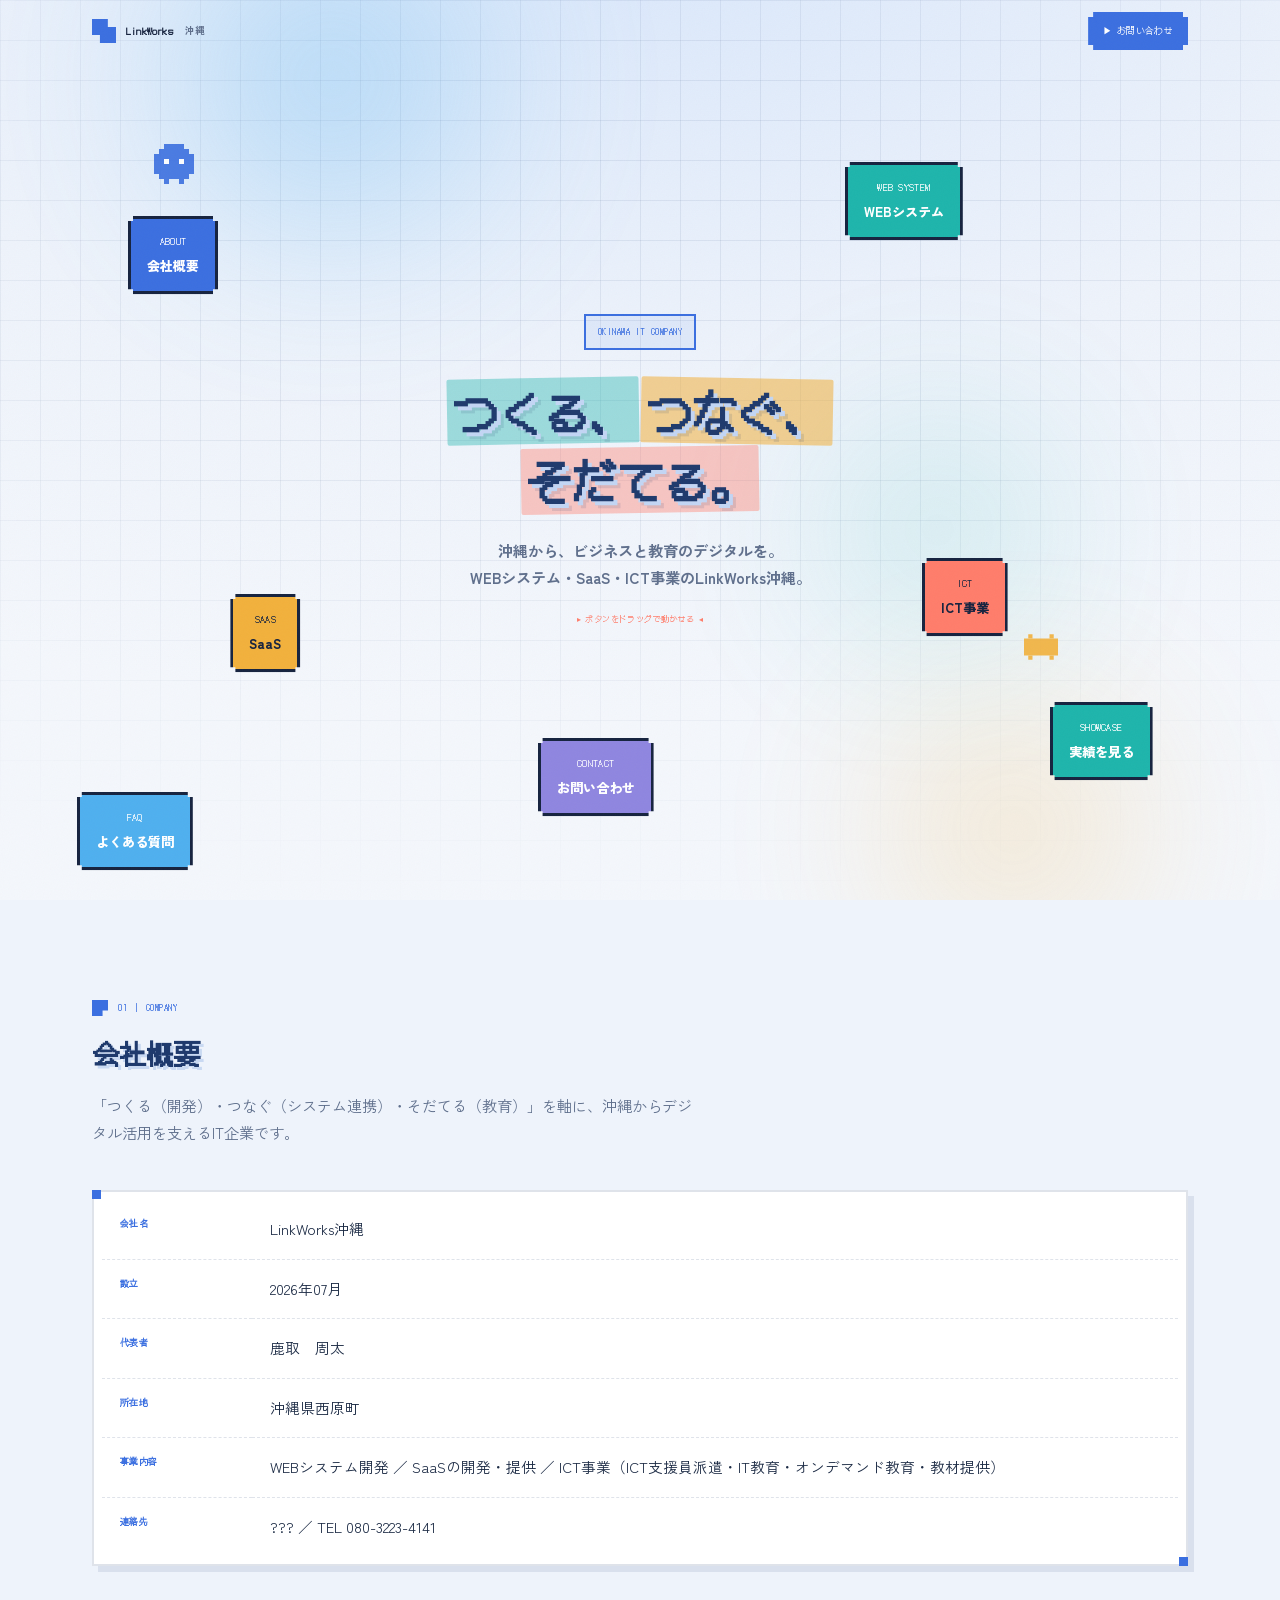
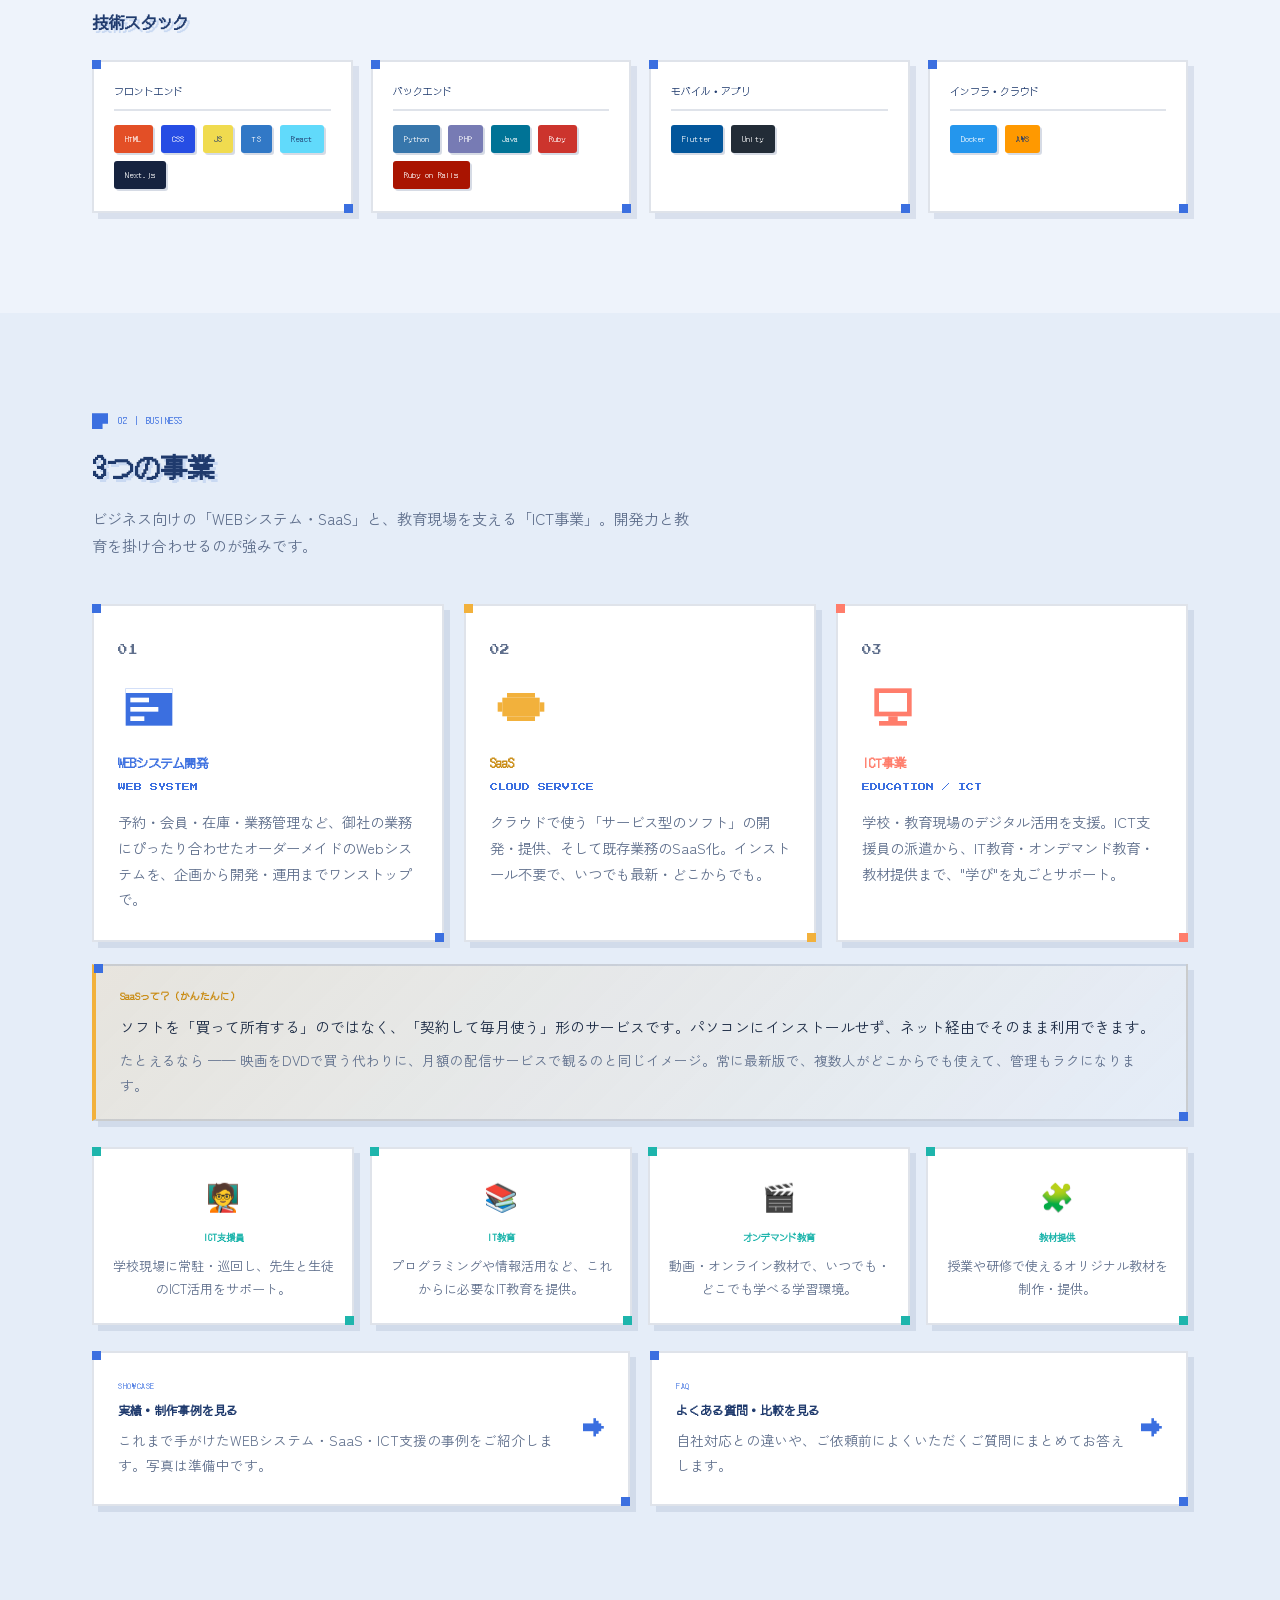
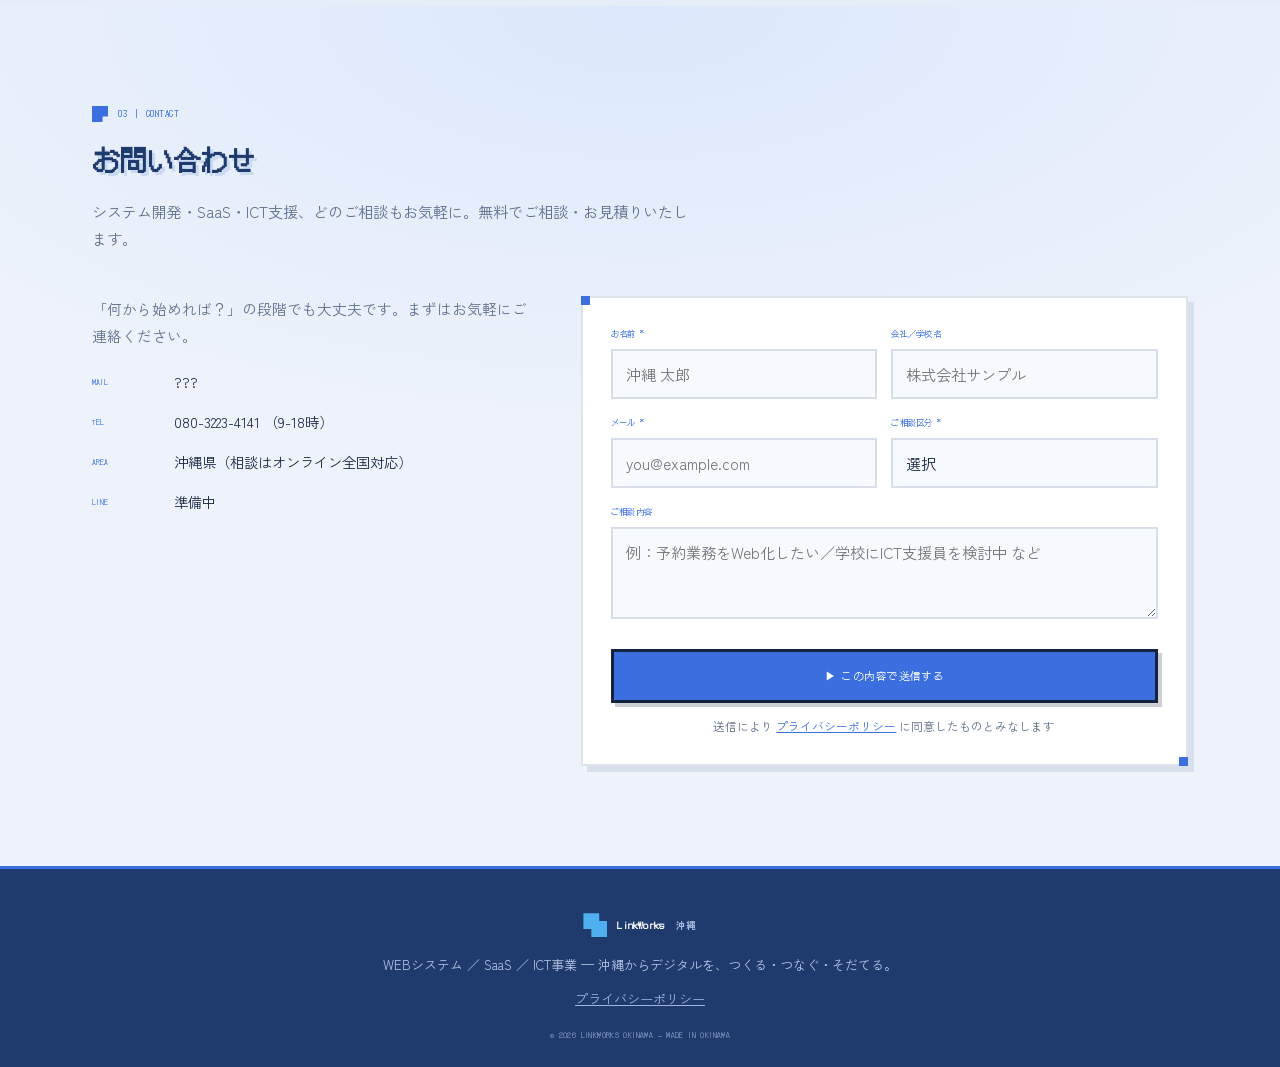
<file: index.html>
<!DOCTYPE html>
<html lang="ja">
<head>
<meta charset="UTF-8">
<meta name="viewport" content="width=device-width, initial-scale=1.0">
<title>LinkWorks沖縄 ｜ WEBシステム・SaaS・ICT</title>
<meta name="description" content="沖縄のIT企業 LinkWorks沖縄。WEBシステム開発、SaaS、ICT事業（ICT支援員・教育・オンデマンド教育・教材提供）を主軸に、ビジネスと教育のデジタルを支えます。">
<link rel="preconnect" href="https://fonts.googleapis.com">
<link rel="preconnect" href="https://fonts.gstatic.com" crossorigin>
<link href="https://fonts.googleapis.com/css2?family=DotGothic16&family=Press+Start+2P&family=Zen+Kaku+Gothic+New:wght@400;500;700;900&display=swap" rel="stylesheet">
<link rel="stylesheet" href="style.css">
</head>
<body>

<header id="hdr">
  <div class="wrap bar">
    <a href="#top" class="logo"><span class="sq"></span><b>LinkWorks</b><small>沖縄</small></a>
    <a href="#contact" class="top-cta pixel">▶ お問い合わせ</a>
  </div>
</header>

<!-- ===== STAGE ===== -->
<section class="stage" id="top">
  <div class="grid"></div>
  <div class="glow g1"></div><div class="glow g2"></div><div class="glow g3"></div>

  <svg class="sprite" style="top:16%;left:12%;width:40px;animation-delay:-1s" viewBox="0 0 8 8"><g fill="#3b6fe0"><rect x="2" y="0" width="4" height="1"/><rect x="1" y="1" width="6" height="1"/><rect x="0" y="2" width="8" height="4"/><rect x="1" y="6" width="6" height="1"/><rect x="2" y="7" width="1" height="1"/><rect x="5" y="7" width="1" height="1"/></g><g fill="#fff"><rect x="2" y="3" width="1" height="1"/><rect x="5" y="3" width="1" height="1"/></g></svg>
  <svg class="sprite" style="top:70%;left:80%;width:34px;animation-delay:-2s" viewBox="0 0 8 8"><g fill="#f2b13c"><rect x="0" y="2" width="8" height="4"/><rect x="1" y="1" width="1" height="1"/><rect x="6" y="1" width="1" height="1"/><rect x="1" y="6" width="1" height="1"/><rect x="6" y="6" width="1" height="1"/></g></svg>

  <div class="stage-inner">
    <span class="badge">OKINAWA IT COMPANY</span>
    <h1 class="htitle"><span class="hlmark m-teal">つくる、</span><span class="hlmark m-amber">つなぐ、</span><br><span class="hlmark m-coral">そだてる。</span></h1>
    <p class="hsub">沖縄から、ビジネスと教育のデジタルを。<br>WEBシステム・SaaS・ICT事業のLinkWorks沖縄。</p>
    <p class="hint">▸ ボタンをドラッグで動かせる ◂</p>
  </div>

  <button class="gbtn c-blue pixel" data-go="about">ABOUT<span class="jp">会社概要</span></button>
  <button class="gbtn c-teal pixel" data-go="web">WEB SYSTEM<span class="jp">WEBシステム</span></button>
  <button class="gbtn c-amber pixel" data-go="saas">SAAS<span class="jp">SaaS</span></button>
  <button class="gbtn c-coral pixel" data-go="ict">ICT<span class="jp">ICT事業</span></button>
  <button class="gbtn c-violet pixel" data-go="contact">CONTACT<span class="jp">お問い合わせ</span></button>
  <button class="gbtn c-teal pixel" data-go="portfolio.html">SHOWCASE<span class="jp">実績を見る</span></button>
  <button class="gbtn c-sky pixel" data-go="faq.html">FAQ<span class="jp">よくある質問</span></button>
</section>

<!-- ===== ABOUT ===== -->
<section class="blk" id="about">
  <div class="wrap">
    <div class="khead" data-rv>
      <div class="kkick">01 ｜ COMPANY</div>
      <h2>会社概要</h2>
      <p>「つくる（開発）・つなぐ（システム連携）・そだてる（教育）」を軸に、沖縄からデジタル活用を支えるIT企業です。</p>
    </div>
    <div class="panel" data-rv style="padding:8px 8px">
      <table class="profile">
        <tr><th>会社名</th><td>LinkWorks沖縄</td></tr>
        <tr><th>設立</th><td>2026年07月</td></tr>
        <tr><th>代表者</th><td>鹿取　周太</td></tr>
        <tr><th>所在地</th><td>沖縄県西原町</td></tr>
        <tr><th>事業内容</th><td>WEBシステム開発 ／ SaaSの開発・提供 ／ ICT事業（ICT支援員派遣・IT教育・オンデマンド教育・教材提供）</td></tr>
        <tr><th>連絡先</th><td>??? ／ TEL 080-3223-4141</td></tr>
      </table>
    </div>
   

    <div class="khead" data-rv style="margin-top:44px;margin-bottom:24px">
      <h2 style="font-size:1rem;color:var(--navy);font-family:var(--px);line-height:1.6">技術スタック</h2>
    </div>
    <div class="stack-grid" data-rv>
      <div class="panel stack-card">
        <div class="stack-head">フロントエンド</div>
        <div class="stack-tags">
          <span class="tag" style="background:#e34f26">HTML</span>
          <span class="tag" style="background:#264de4">CSS</span>
          <span class="tag" style="background:#f0db4f;color:#1f3a6d">JS</span>
          <span class="tag" style="background:#3178c6">TS</span>
          <span class="tag" style="background:#61dafb;color:#1f3a6d">React</span>
          <span class="tag" style="background:#16233f">Next.js</span>
        </div>
      </div>
      <div class="panel stack-card">
        <div class="stack-head">バックエンド</div>
        <div class="stack-tags">
          <span class="tag" style="background:#3776ab">Python</span>
          <span class="tag" style="background:#777bb4">PHP</span>
          <span class="tag" style="background:#007396">Java</span>
          <span class="tag" style="background:#cc342d">Ruby</span>
          <span class="tag" style="background:#a91401">Ruby on Rails</span>
        </div>
      </div>
      <div class="panel stack-card">
        <div class="stack-head">モバイル・アプリ</div>
        <div class="stack-tags">
          <span class="tag" style="background:#02569b">Flutter</span>
          <span class="tag" style="background:#222c37">Unity</span>
        </div>
      </div>
      <div class="panel stack-card">
        <div class="stack-head">インフラ・クラウド</div>
        <div class="stack-tags">
          <span class="tag" style="background:#2496ed">Docker</span>
          <span class="tag" style="background:#ff9900;color:#1f3a6d">AWS</span>
        </div>
      </div>
    </div>
  </div>
</section>

<!-- ===== BUSINESS ===== -->
<section class="blk" id="business" style="background:var(--bg2)">
  <div class="wrap">
    <div class="khead" data-rv>
      <div class="kkick">02 ｜ BUSINESS</div>
      <h2>3つの事業</h2>
      <p>ビジネス向けの「WEBシステム・SaaS」と、教育現場を支える「ICT事業」。開発力と教育を掛け合わせるのが強みです。</p>
    </div>

    <div class="pillars">
      <div class="panel pill p1" id="web" data-rv>
        <span class="no">01</span>
        <div class="ic"><svg width="56" height="56" viewBox="0 0 12 12"><g fill="#3b6fe0"><rect x="1" y="2" width="10" height="8"/></g><g fill="#fff"><rect x="1" y="2" width="10" height="1"/><rect x="2" y="4" width="4" height="1"/><rect x="2" y="6" width="6" height="1"/><rect x="2" y="8" width="3" height="1"/></g></svg></div>
        <h3>WEBシステム開発</h3>
        <div class="en-l">WEB SYSTEM</div>
        <p>予約・会員・在庫・業務管理など、御社の業務にぴったり合わせたオーダーメイドのWebシステムを、企画から開発・運用までワンストップで。</p>
      </div>

      <div class="panel pill p2" data-rv style="transition-delay:.08s">
        <span class="no">02</span>
        <div class="ic"><svg width="56" height="56" viewBox="0 0 12 12"><g fill="#f2b13c"><rect x="2" y="4" width="8" height="4"/><rect x="3" y="3" width="6" height="1"/><rect x="3" y="8" width="6" height="1"/><rect x="1" y="5" width="1" height="2"/><rect x="10" y="5" width="1" height="2"/></g></svg></div>
        <h3>SaaS</h3>
        <div class="en-l">CLOUD SERVICE</div>
        <p>クラウドで使う「サービス型のソフト」の開発・提供、そして既存業務のSaaS化。インストール不要で、いつでも最新・どこからでも。</p>
      </div>

      <div class="panel pill p3" id="ict" data-rv style="transition-delay:.16s">
        <span class="no">03</span>
        <div class="ic"><svg width="56" height="56" viewBox="0 0 12 12"><g fill="#ff7d6b"><rect x="2" y="2" width="8" height="6"/></g><g fill="#fff"><rect x="3" y="3" width="6" height="4"/></g><g fill="#ff7d6b"><rect x="5" y="8" width="2" height="1"/><rect x="3" y="9" width="6" height="1"/></g></svg></div>
        <h3>ICT事業</h3>
        <div class="en-l">EDUCATION / ICT</div>
        <p>学校・教育現場のデジタル活用を支援。ICT支援員の派遣から、IT教育・オンデマンド教育・教材提供まで、"学び"を丸ごとサポート。</p>
      </div>
    </div>

    <div class="panel saas-note" data-rv id="saas">
      <b>SaaSって？（かんたんに）</b>
      <p>ソフトを「買って所有する」のではなく、「契約して毎月使う」形のサービスです。パソコンにインストールせず、ネット経由でそのまま利用できます。</p>
      <p class="eg">たとえるなら —— 映画をDVDで買う代わりに、月額の配信サービスで観るのと同じイメージ。常に最新版で、複数人がどこからでも使えて、管理もラクになります。</p>
    </div>

    <div class="ict-grid">
      <div class="panel ict" data-rv><span class="em">🧑‍🏫</span><h4>ICT支援員</h4><p>学校現場に常駐・巡回し、先生と生徒のICT活用をサポート。</p></div>
      <div class="panel ict" data-rv style="transition-delay:.06s"><span class="em">📚</span><h4>IT教育</h4><p>プログラミングや情報活用など、これからに必要なIT教育を提供。</p></div>
      <div class="panel ict" data-rv style="transition-delay:.12s"><span class="em">🎬</span><h4>オンデマンド教育</h4><p>動画・オンライン教材で、いつでも・どこでも学べる学習環境。</p></div>
      <div class="panel ict" data-rv style="transition-delay:.18s"><span class="em">🧩</span><h4>教材提供</h4><p>授業や研修で使えるオリジナル教材を制作・提供。</p></div>
    </div>

    <div class="cta-grid">
      <!-- ===== 実績への導線 ===== -->
      <a href="portfolio.html" class="panel portfolio-cta" data-rv>
        <div class="pc-text">
          <div class="pc-kick">SHOWCASE</div>
          <h3>実績・制作事例を見る</h3>
          <p>これまで手がけたWEBシステム・SaaS・ICT支援の事例をご紹介します。写真は準備中です。</p>
        </div>
        <div class="pc-arrow">→</div>
      </a>

      <!-- ===== FAQへの導線 ===== -->
      <a href="faq.html" class="panel portfolio-cta" data-rv style="transition-delay:.08s">
        <div class="pc-text">
          <div class="pc-kick">FAQ</div>
          <h3>よくある質問・比較を見る</h3>
          <p>自社対応との違いや、ご依頼前によくいただくご質問にまとめてお答えします。</p>
        </div>
        <div class="pc-arrow">→</div>
      </a>
    </div>
  </div>
</section>

<!-- ===== CONTACT ===== -->
<section class="blk contact" id="contact">
  <div class="wrap">
    <div class="khead" data-rv>
      <div class="kkick">03 ｜ CONTACT</div>
      <h2>お問い合わせ</h2>
      <p>システム開発・SaaS・ICT支援、どのご相談もお気軽に。無料でご相談・お見積りいたします。</p>
    </div>

    <div class="cbox">
      <div class="cinfo" data-rv>
        <p>「何から始めれば？」の段階でも大丈夫です。まずはお気軽にご連絡ください。</p>
        <div class="cline"><span class="k">MAIL</span><span>???</span></div>
        <div class="cline"><span class="k">TEL</span><span>080-3223-4141 （9-18時）</span></div>
        <div class="cline"><span class="k">AREA</span><span>沖縄県（相談はオンライン全国対応）</span></div>
        <div class="cline"><span class="k">LINE</span><span>準備中</span></div>
      </div>

      <div data-rv>
        <form class="panel g" id="cform" action="https://formspree.io/f/xeeyodre" method="POST" novalidate>
          <input type="hidden" name="_subject" value="【LinkWorks沖縄】お問い合わせがありました">
          <input type="text" name="_gotcha" style="display:none" tabindex="-1" autocomplete="off">
          <div class="grow2">
            <div class="fld"><label>お名前 *</label><input name="name" placeholder="沖縄 太郎"><div class="emsg">お名前を入力してください</div></div>
            <div class="fld"><label>会社／学校名</label><input name="org" placeholder="株式会社サンプル"></div>
          </div>
          <div class="grow2">
            <div class="fld"><label>メール *</label><input name="email" type="email" placeholder="you@example.com"><div class="emsg">正しいメールを入力してください</div></div>
            <div class="fld"><label>ご相談区分 *</label><select name="type"><option value="">選択</option><option>WEBシステム開発</option><option>SaaS</option><option>ICT事業・教育</option><option>その他</option></select><div class="emsg">区分を選択してください</div></div>
          </div>
          <div class="fld"><label>ご相談内容</label><textarea name="msg" placeholder="例：予約業務をWeb化したい／学校にICT支援員を検討中 など"></textarea></div>
          <button type="submit" class="submit">▶ この内容で送信する</button>
          <p style="font-size:.74rem;color:var(--soft);text-align:center;margin-top:12px">送信により <a href="privacy.html" style="color:var(--blue);text-decoration:underline">プライバシーポリシー</a> に同意したものとみなします</p>
        </form>
        <div class="panel g done" id="done">
          <span class="em">🎉</span>
          <div class="big px">SEND COMPLETE!</div>
          <p>お問い合わせありがとうございます。<br>担当より最短即日でご連絡いたします。</p>
          <button class="top-cta pixel" style="margin-top:20px;border:none" onclick="resetForm()">もう一度送信する</button>
        </div>
      </div>
    </div>
  </div>
</section>

<footer>
  <div class="wrap">
    <a href="#top" class="logo"><span class="sq"></span><b>LinkWorks</b><small>沖縄</small></a>
    <p>WEBシステム ／ SaaS ／ ICT事業 — 沖縄からデジタルを、つくる・つなぐ・そだてる。</p>
    <p style="margin-top:10px"><a href="privacy.html" style="color:#9fb4de;text-decoration:underline;font-size:.82rem">プライバシーポリシー</a></p>
    <div class="cr">© 2026 LINKWORKS OKINAWA — MADE IN OKINAWA</div>
  </div>
</footer>

<script src="script.js"></script>
</body>
</html>
</file>
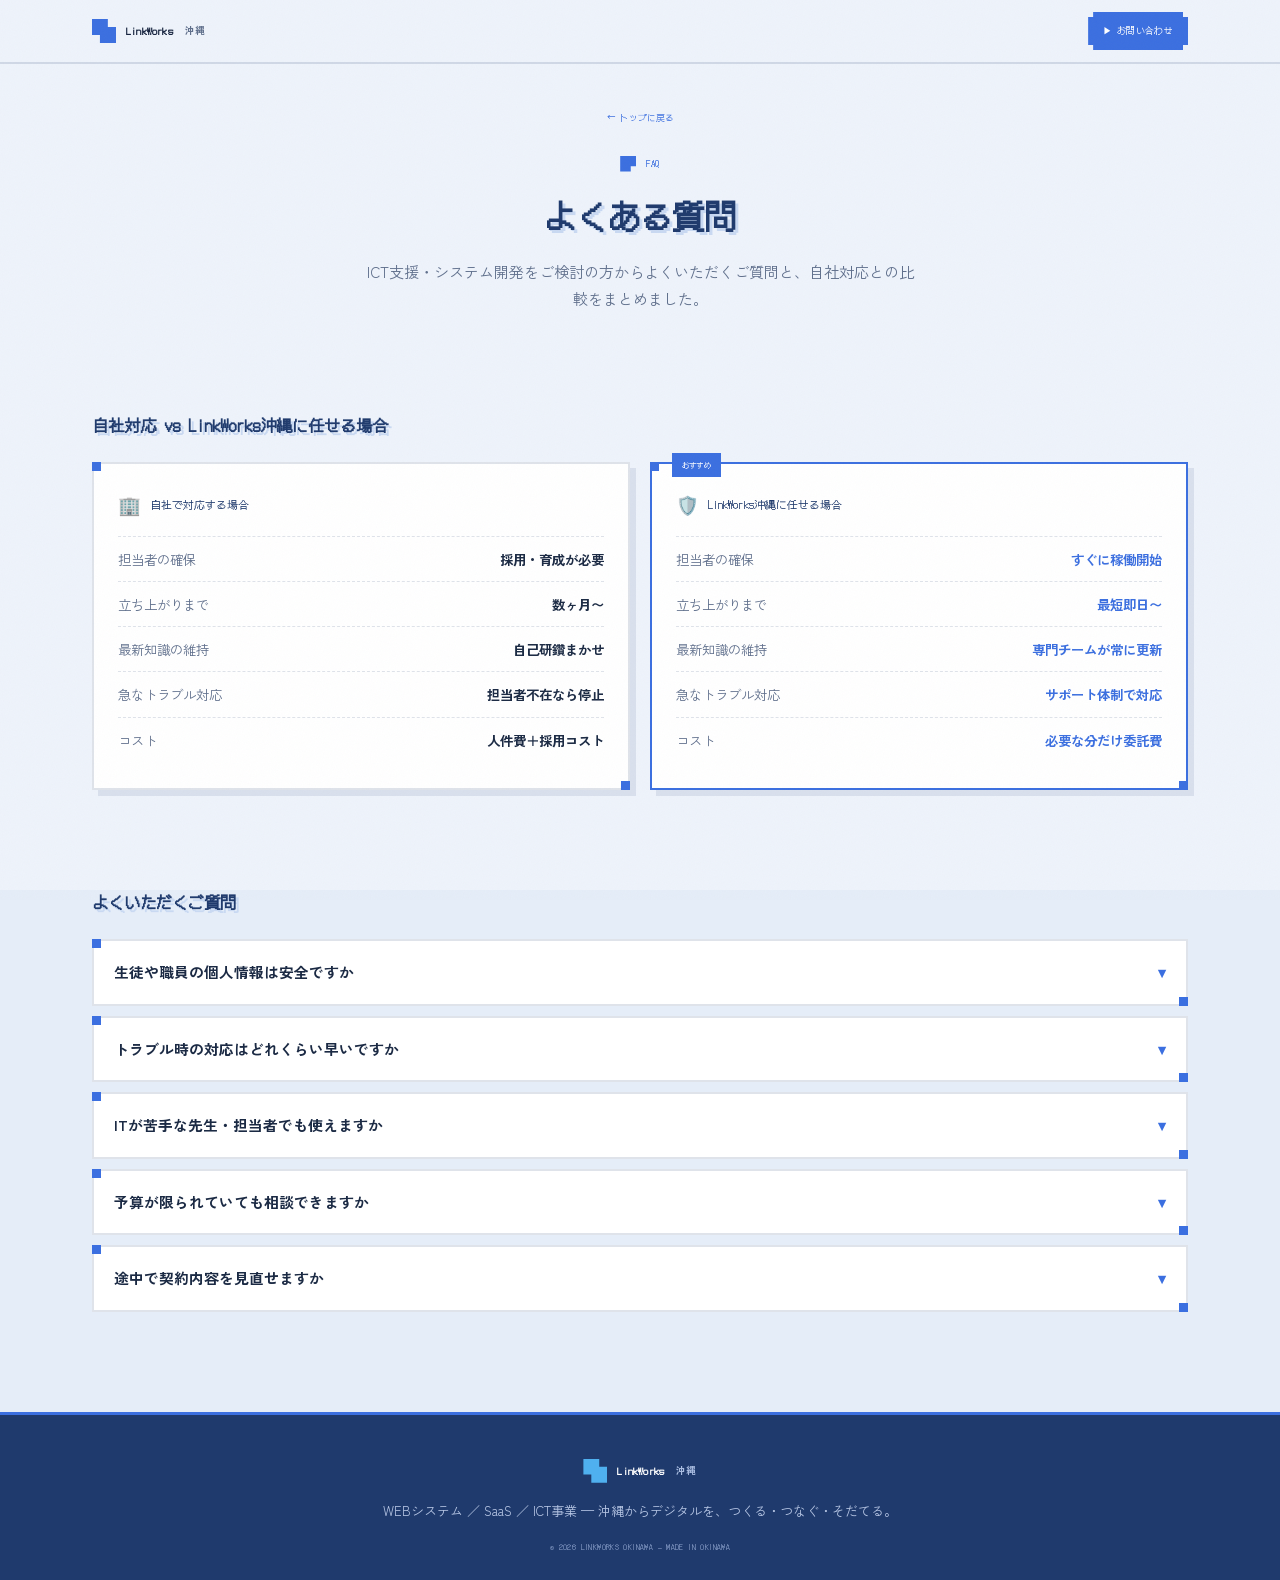
<file: faq.html>
<!DOCTYPE html>
<html lang="ja">
<head>
<meta charset="UTF-8">
<meta name="viewport" content="width=device-width, initial-scale=1.0">
<title>よくある質問 ｜ LinkWorks沖縄</title>
<meta name="description" content="LinkWorks沖縄によくいただくご質問と、自社対応との比較です。">
<link rel="preconnect" href="https://fonts.googleapis.com">
<link rel="preconnect" href="https://fonts.gstatic.com" crossorigin>
<link href="https://fonts.googleapis.com/css2?family=DotGothic16&family=Press+Start+2P&family=Zen+Kaku+Gothic+New:wght@400;500;700;900&display=swap" rel="stylesheet">
<link rel="stylesheet" href="style.css">
</head>
<body>

<header id="hdr" class="on">
  <div class="wrap bar">
    <a href="index.html" class="logo"><span class="sq"></span><b>LinkWorks</b><small>沖縄</small></a>
    <a href="index.html#contact" class="top-cta pixel">▶ お問い合わせ</a>
  </div>
</header>

<section class="blk pf-hero">
  <div class="wrap">
    <a href="index.html" class="pf-back">← トップに戻る</a>
    <div class="kkick" style="justify-content:center">FAQ</div>
    <h1>よくある質問</h1>
    <p>ICT支援・システム開発をご検討の方からよくいただくご質問と、自社対応との比較をまとめました。</p>
  </div>
</section>

<section class="blk" style="padding-top:0">
  <div class="wrap">
    <div class="khead" style="margin-bottom:24px">
      <h2 style="font-size:1rem;color:var(--navy);font-family:var(--px);line-height:1.6">自社対応 vs LinkWorks沖縄に任せる場合</h2>
    </div>
    <div class="cmp-grid">
      <div class="panel cmp-card">
        <div class="cmp-head"><i class="cmp-ic">🏢</i>自社で対応する場合</div>
        <div class="cmp-row"><span>担当者の確保</span><b>採用・育成が必要</b></div>
        <div class="cmp-row"><span>立ち上がりまで</span><b>数ヶ月〜</b></div>
        <div class="cmp-row"><span>最新知識の維持</span><b>自己研鑽まかせ</b></div>
        <div class="cmp-row"><span>急なトラブル対応</span><b>担当者不在なら停止</b></div>
        <div class="cmp-row"><span>コスト</span><b>人件費＋採用コスト</b></div>
      </div>
      <div class="panel cmp-card reco">
        <span class="cmp-badge">おすすめ</span>
        <div class="cmp-head"><i class="cmp-ic">🛡️</i>LinkWorks沖縄に任せる場合</div>
        <div class="cmp-row"><span>担当者の確保</span><b>すぐに稼働開始</b></div>
        <div class="cmp-row"><span>立ち上がりまで</span><b>最短即日〜</b></div>
        <div class="cmp-row"><span>最新知識の維持</span><b>専門チームが常に更新</b></div>
        <div class="cmp-row"><span>急なトラブル対応</span><b>サポート体制で対応</b></div>
        <div class="cmp-row"><span>コスト</span><b>必要な分だけ委託費</b></div>
      </div>
    </div>
  </div>
</section>

<section class="blk" style="padding-top:0;background:var(--bg2)">
  <div class="wrap">
    <div class="khead" style="margin-bottom:24px">
      <h2 style="font-size:1rem;color:var(--navy);font-family:var(--px);line-height:1.6">よくいただくご質問</h2>
    </div>
    <div class="faq-list">
      <details class="faq-item">
        <summary><span>生徒や職員の個人情報は安全ですか</span><i class="faq-chev">▾</i></summary>
        <p>個人情報保護方針に基づき、アクセス権限の管理と通信の暗号化を徹底しています。データの取り扱い範囲は契約時に明確にご説明します。</p>
      </details>
      <details class="faq-item">
        <summary><span>トラブル時の対応はどれくらい早いですか</span><i class="faq-chev">▾</i></summary>
        <p>オンライン相談は最短即日で対応します。緊急度に応じて訪問対応も調整可能です。</p>
      </details>
      <details class="faq-item">
        <summary><span>ITが苦手な先生・担当者でも使えますか</span><i class="faq-chev">▾</i></summary>
        <p>専門用語を使わず、操作研修も含めてサポートします。導入後も継続的にフォローします。</p>
      </details>
      <details class="faq-item">
        <summary><span>予算が限られていても相談できますか</span><i class="faq-chev">▾</i></summary>
        <p>はい。ご予算に応じて対応範囲を調整したご提案をいたします。まずは無料相談からどうぞ。</p>
      </details>
      <details class="faq-item">
        <summary><span>途中で契約内容を見直せますか</span><i class="faq-chev">▾</i></summary>
        <p>運用状況に合わせて、支援内容や範囲を柔軟に見直せます。まずは小さく始めることも可能です。</p>
      </details>
    </div>
  </div>
</section>

<footer>
  <div class="wrap">
    <a href="index.html" class="logo"><span class="sq"></span><b>LinkWorks</b><small>沖縄</small></a>
    <p>WEBシステム ／ SaaS ／ ICT事業 — 沖縄からデジタルを、つくる・つなぐ・そだてる。</p>
    <div class="cr">© 2026 LINKWORKS OKINAWA — MADE IN OKINAWA</div>
  </div>
</footer>

</body>
</html>
</file>
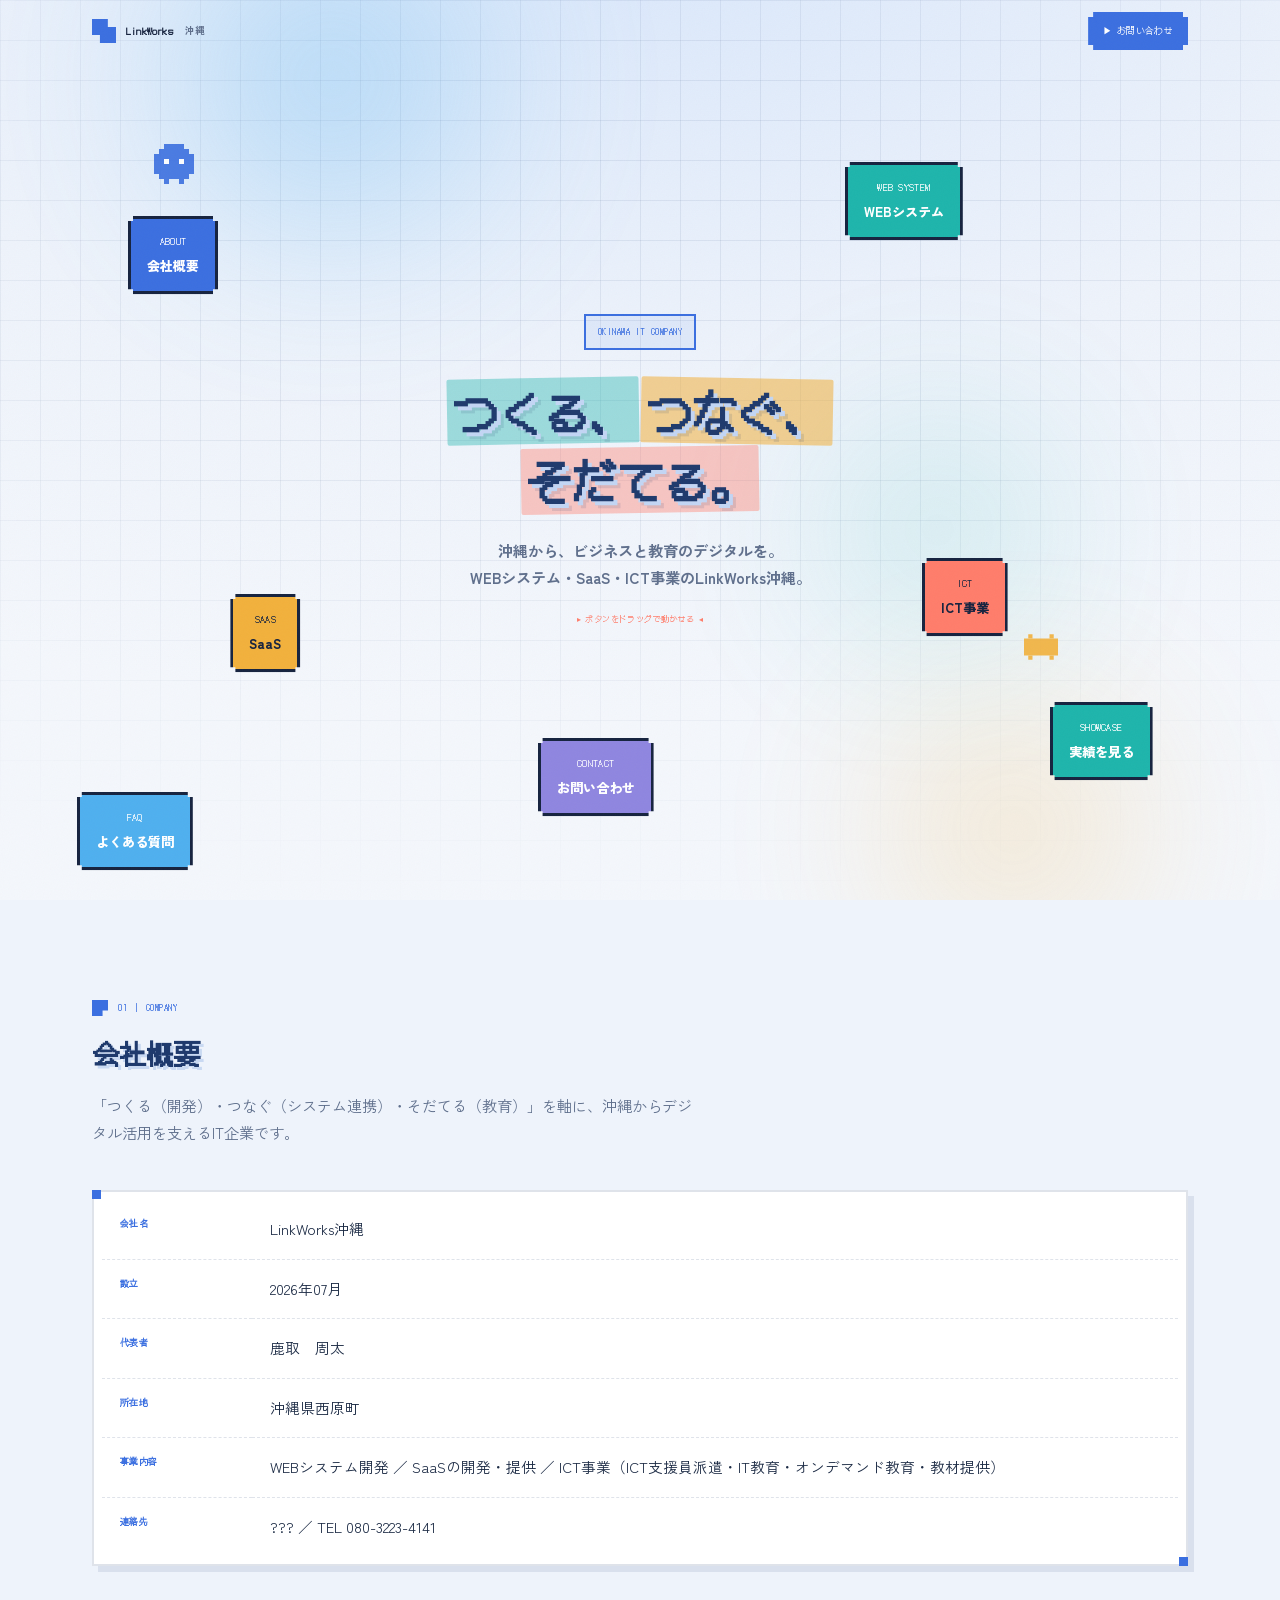
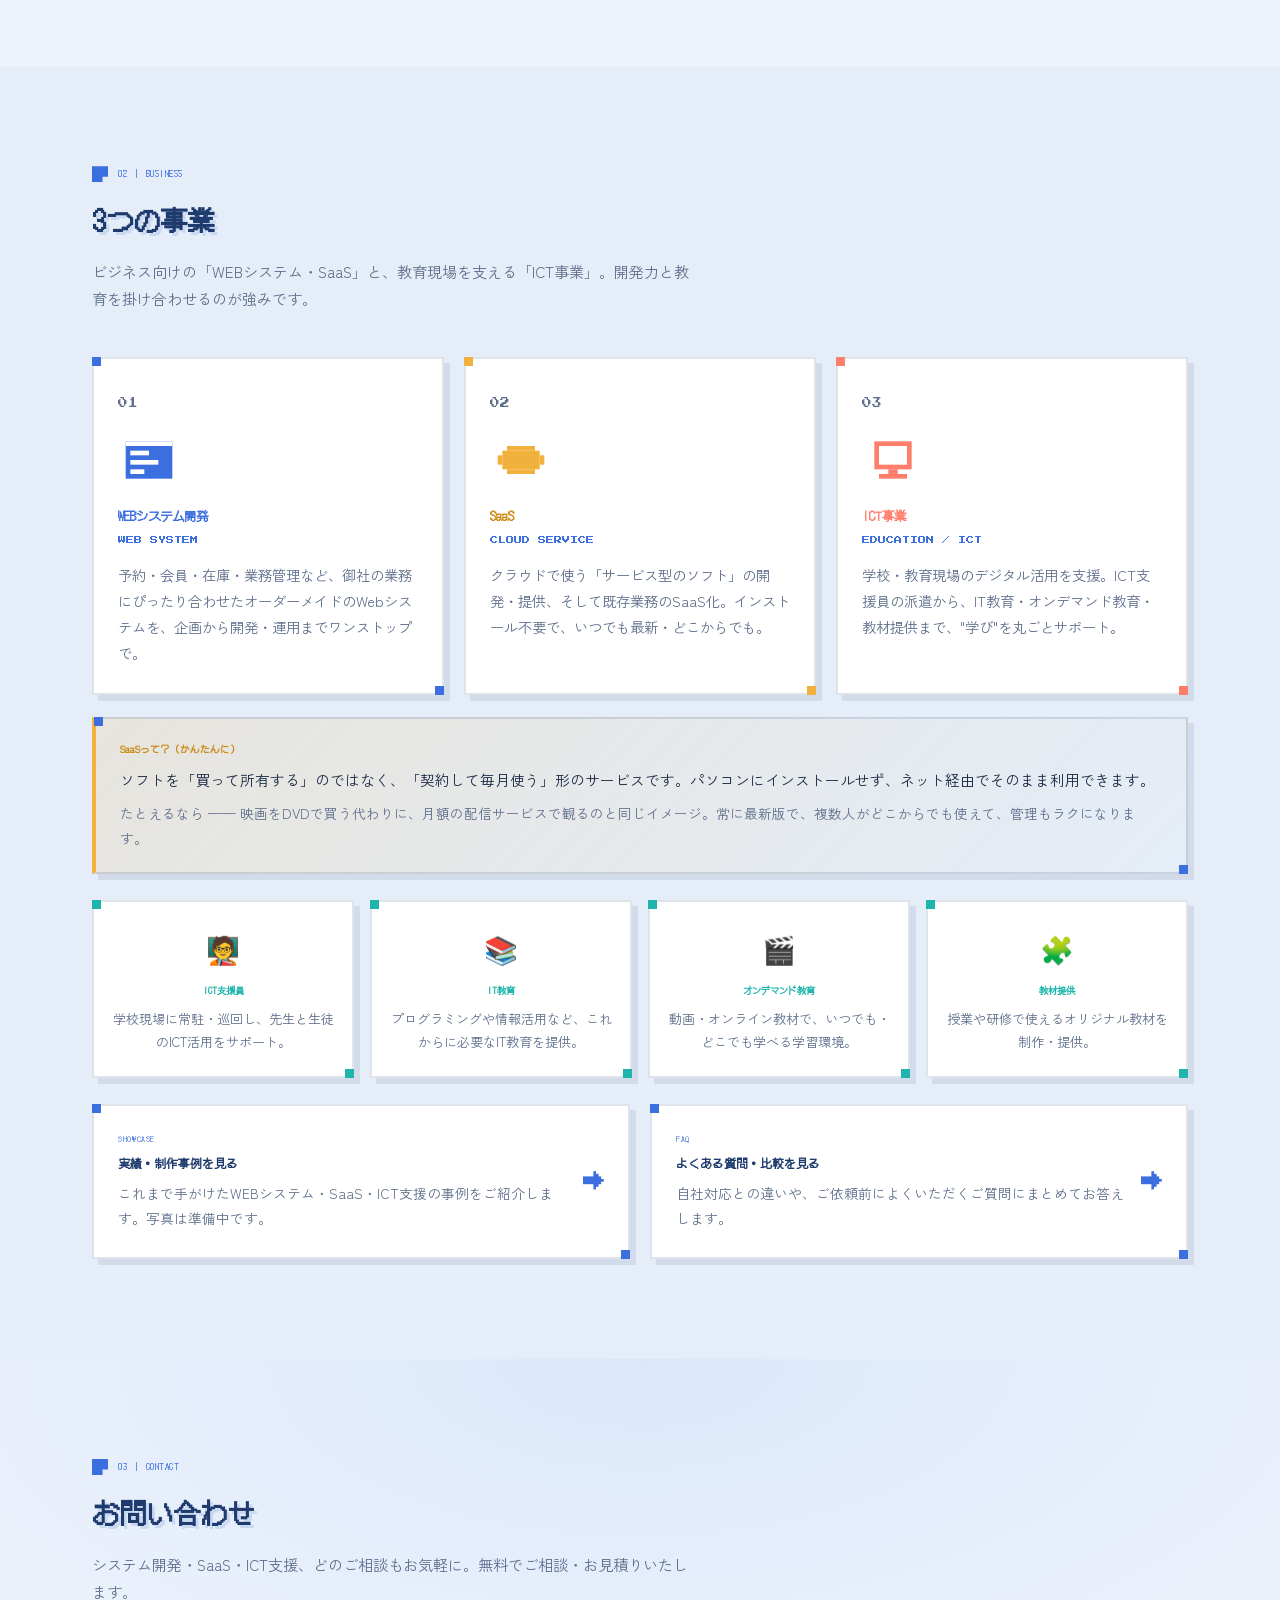
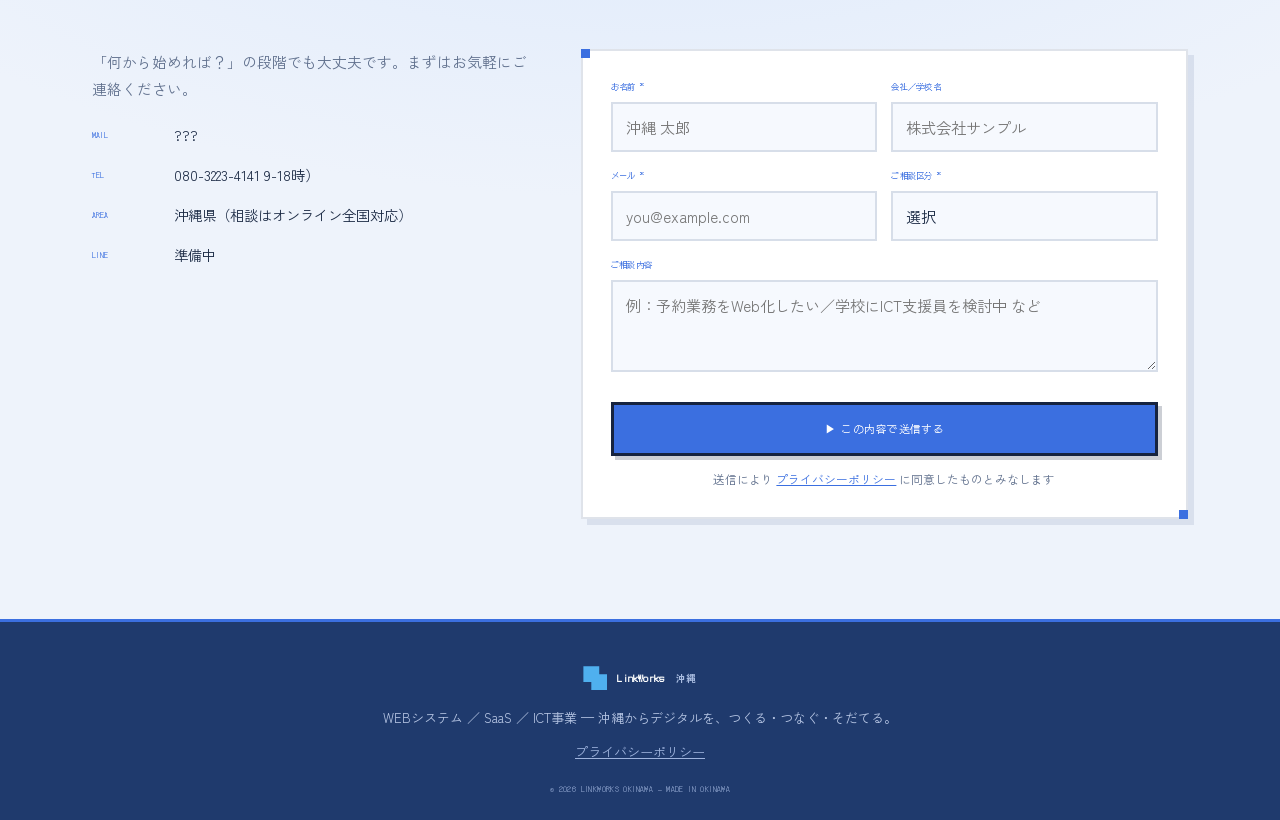
<file: index(true).html>
<!DOCTYPE html>
<html lang="ja">
<head>
<meta charset="UTF-8">
<meta name="viewport" content="width=device-width, initial-scale=1.0">
<title>LinkWorks沖縄 ｜ WEBシステム・SaaS・ICT</title>
<meta name="description" content="沖縄のIT企業 LinkWorks沖縄。WEBシステム開発、SaaS、ICT事業（ICT支援員・教育・オンデマンド教育・教材提供）を主軸に、ビジネスと教育のデジタルを支えます。">
<link rel="preconnect" href="https://fonts.googleapis.com">
<link rel="preconnect" href="https://fonts.gstatic.com" crossorigin>
<link href="https://fonts.googleapis.com/css2?family=DotGothic16&family=Press+Start+2P&family=Zen+Kaku+Gothic+New:wght@400;500;700;900&display=swap" rel="stylesheet">
<link rel="stylesheet" href="style.css">
</head>
<body>

<header id="hdr">
  <div class="wrap bar">
    <a href="#top" class="logo"><span class="sq"></span><b>LinkWorks</b><small>沖縄</small></a>
    <a href="#contact" class="top-cta pixel">▶ お問い合わせ</a>
  </div>
</header>

<!-- ===== STAGE ===== -->
<section class="stage" id="top">
  <div class="grid"></div>
  <div class="glow g1"></div><div class="glow g2"></div><div class="glow g3"></div>

  <svg class="sprite" style="top:16%;left:12%;width:40px;animation-delay:-1s" viewBox="0 0 8 8"><g fill="#3b6fe0"><rect x="2" y="0" width="4" height="1"/><rect x="1" y="1" width="6" height="1"/><rect x="0" y="2" width="8" height="4"/><rect x="1" y="6" width="6" height="1"/><rect x="2" y="7" width="1" height="1"/><rect x="5" y="7" width="1" height="1"/></g><g fill="#fff"><rect x="2" y="3" width="1" height="1"/><rect x="5" y="3" width="1" height="1"/></g></svg>
  <svg class="sprite" style="top:70%;left:80%;width:34px;animation-delay:-2s" viewBox="0 0 8 8"><g fill="#f2b13c"><rect x="0" y="2" width="8" height="4"/><rect x="1" y="1" width="1" height="1"/><rect x="6" y="1" width="1" height="1"/><rect x="1" y="6" width="1" height="1"/><rect x="6" y="6" width="1" height="1"/></g></svg>

  <div class="stage-inner">
    <span class="badge">OKINAWA IT COMPANY</span>
    <h1 class="htitle"><span class="hlmark m-teal">つくる、</span><span class="hlmark m-amber">つなぐ、</span><br><span class="hlmark m-coral">そだてる。</span></h1>
    <p class="hsub">沖縄から、ビジネスと教育のデジタルを。<br>WEBシステム・SaaS・ICT事業のLinkWorks沖縄。</p>
    <p class="hint">▸ ボタンをドラッグで動かせる ◂</p>
  </div>

  <button class="gbtn c-blue pixel" data-go="about">ABOUT<span class="jp">会社概要</span></button>
  <button class="gbtn c-teal pixel" data-go="web">WEB SYSTEM<span class="jp">WEBシステム</span></button>
  <button class="gbtn c-amber pixel" data-go="saas">SAAS<span class="jp">SaaS</span></button>
  <button class="gbtn c-coral pixel" data-go="ict">ICT<span class="jp">ICT事業</span></button>
  <button class="gbtn c-violet pixel" data-go="contact">CONTACT<span class="jp">お問い合わせ</span></button>
  <button class="gbtn c-teal pixel" data-go="portfolio.html">SHOWCASE<span class="jp">実績を見る</span></button>
  <button class="gbtn c-sky pixel" data-go="faq.html">FAQ<span class="jp">よくある質問</span></button>
</section>

<!-- ===== ABOUT ===== -->
<section class="blk" id="about">
  <div class="wrap">
    <div class="khead" data-rv>
      <div class="kkick">01 ｜ COMPANY</div>
      <h2>会社概要</h2>
      <p>「つくる（開発）・つなぐ（システム連携）・そだてる（教育）」を軸に、沖縄からデジタル活用を支えるIT企業です。</p>
    </div>
    <div class="panel" data-rv style="padding:8px 8px">
      <table class="profile">
        <tr><th>会社名</th><td>LinkWorks沖縄</td></tr>
        <tr><th>設立</th><td>2026年07月</td></tr>
        <tr><th>代表者</th><td>鹿取　周太</td></tr>
        <tr><th>所在地</th><td>沖縄県西原町</td></tr>
        <tr><th>事業内容</th><td>WEBシステム開発 ／ SaaSの開発・提供 ／ ICT事業（ICT支援員派遣・IT教育・オンデマンド教育・教材提供）</td></tr>
        <tr><th>連絡先</th><td>??? ／ TEL 080-3223-4141</td></tr>
      </table>
    </div>
  </div>
</section>

<!-- ===== BUSINESS ===== -->
<section class="blk" id="business" style="background:var(--bg2)">
  <div class="wrap">
    <div class="khead" data-rv>
      <div class="kkick">02 ｜ BUSINESS</div>
      <h2>3つの事業</h2>
      <p>ビジネス向けの「WEBシステム・SaaS」と、教育現場を支える「ICT事業」。開発力と教育を掛け合わせるのが強みです。</p>
    </div>

    <div class="pillars">
      <div class="panel pill p1" id="web" data-rv>
        <span class="no">01</span>
        <div class="ic"><svg width="56" height="56" viewBox="0 0 12 12"><g fill="#3b6fe0"><rect x="1" y="2" width="10" height="8"/></g><g fill="#fff"><rect x="1" y="2" width="10" height="1"/><rect x="2" y="4" width="4" height="1"/><rect x="2" y="6" width="6" height="1"/><rect x="2" y="8" width="3" height="1"/></g></svg></div>
        <h3>WEBシステム開発</h3>
        <div class="en-l">WEB SYSTEM</div>
        <p>予約・会員・在庫・業務管理など、御社の業務にぴったり合わせたオーダーメイドのWebシステムを、企画から開発・運用までワンストップで。</p>
      </div>

      <div class="panel pill p2" data-rv style="transition-delay:.08s">
        <span class="no">02</span>
        <div class="ic"><svg width="56" height="56" viewBox="0 0 12 12"><g fill="#f2b13c"><rect x="2" y="4" width="8" height="4"/><rect x="3" y="3" width="6" height="1"/><rect x="3" y="8" width="6" height="1"/><rect x="1" y="5" width="1" height="2"/><rect x="10" y="5" width="1" height="2"/></g></svg></div>
        <h3>SaaS</h3>
        <div class="en-l">CLOUD SERVICE</div>
        <p>クラウドで使う「サービス型のソフト」の開発・提供、そして既存業務のSaaS化。インストール不要で、いつでも最新・どこからでも。</p>
      </div>

      <div class="panel pill p3" id="ict" data-rv style="transition-delay:.16s">
        <span class="no">03</span>
        <div class="ic"><svg width="56" height="56" viewBox="0 0 12 12"><g fill="#ff7d6b"><rect x="2" y="2" width="8" height="6"/></g><g fill="#fff"><rect x="3" y="3" width="6" height="4"/></g><g fill="#ff7d6b"><rect x="5" y="8" width="2" height="1"/><rect x="3" y="9" width="6" height="1"/></g></svg></div>
        <h3>ICT事業</h3>
        <div class="en-l">EDUCATION / ICT</div>
        <p>学校・教育現場のデジタル活用を支援。ICT支援員の派遣から、IT教育・オンデマンド教育・教材提供まで、"学び"を丸ごとサポート。</p>
      </div>
    </div>

    <div class="panel saas-note" data-rv id="saas">
      <b>SaaSって？（かんたんに）</b>
      <p>ソフトを「買って所有する」のではなく、「契約して毎月使う」形のサービスです。パソコンにインストールせず、ネット経由でそのまま利用できます。</p>
      <p class="eg">たとえるなら —— 映画をDVDで買う代わりに、月額の配信サービスで観るのと同じイメージ。常に最新版で、複数人がどこからでも使えて、管理もラクになります。</p>
    </div>

    <div class="ict-grid">
      <div class="panel ict" data-rv><span class="em">🧑‍🏫</span><h4>ICT支援員</h4><p>学校現場に常駐・巡回し、先生と生徒のICT活用をサポート。</p></div>
      <div class="panel ict" data-rv style="transition-delay:.06s"><span class="em">📚</span><h4>IT教育</h4><p>プログラミングや情報活用など、これからに必要なIT教育を提供。</p></div>
      <div class="panel ict" data-rv style="transition-delay:.12s"><span class="em">🎬</span><h4>オンデマンド教育</h4><p>動画・オンライン教材で、いつでも・どこでも学べる学習環境。</p></div>
      <div class="panel ict" data-rv style="transition-delay:.18s"><span class="em">🧩</span><h4>教材提供</h4><p>授業や研修で使えるオリジナル教材を制作・提供。</p></div>
    </div>

    <div class="cta-grid">
      <!-- ===== 実績への導線 ===== -->
      <a href="portfolio.html" class="panel portfolio-cta" data-rv>
        <div class="pc-text">
          <div class="pc-kick">SHOWCASE</div>
          <h3>実績・制作事例を見る</h3>
          <p>これまで手がけたWEBシステム・SaaS・ICT支援の事例をご紹介します。写真は準備中です。</p>
        </div>
        <div class="pc-arrow">→</div>
      </a>

      <!-- ===== FAQへの導線 ===== -->
      <a href="faq.html" class="panel portfolio-cta" data-rv style="transition-delay:.08s">
        <div class="pc-text">
          <div class="pc-kick">FAQ</div>
          <h3>よくある質問・比較を見る</h3>
          <p>自社対応との違いや、ご依頼前によくいただくご質問にまとめてお答えします。</p>
        </div>
        <div class="pc-arrow">→</div>
      </a>
    </div>
  </div>
</section>

<!-- ===== CONTACT ===== -->
<section class="blk contact" id="contact">
  <div class="wrap">
    <div class="khead" data-rv>
      <div class="kkick">03 ｜ CONTACT</div>
      <h2>お問い合わせ</h2>
      <p>システム開発・SaaS・ICT支援、どのご相談もお気軽に。無料でご相談・お見積りいたします。</p>
    </div>

    <div class="cbox">
      <div class="cinfo" data-rv>
        <p>「何から始めれば？」の段階でも大丈夫です。まずはお気軽にご連絡ください。</p>
        <div class="cline"><span class="k">MAIL</span><span>???</span></div>
        <div class="cline"><span class="k">TEL</span><span>080-3223-4141 9-18時）</span></div>
        <div class="cline"><span class="k">AREA</span><span>沖縄県（相談はオンライン全国対応）</span></div>
        <div class="cline"><span class="k">LINE</span><span>準備中</span></div>
      </div>

      <div data-rv>
        <form class="panel g" id="cform" novalidate>
          <div class="grow2">
            <div class="fld"><label>お名前 *</label><input name="name" placeholder="沖縄 太郎"><div class="emsg">お名前を入力してください</div></div>
            <div class="fld"><label>会社／学校名</label><input name="org" placeholder="株式会社サンプル"></div>
          </div>
          <div class="grow2">
            <div class="fld"><label>メール *</label><input name="email" type="email" placeholder="you@example.com"><div class="emsg">正しいメールを入力してください</div></div>
            <div class="fld"><label>ご相談区分 *</label><select name="type"><option value="">選択</option><option>WEBシステム開発</option><option>SaaS</option><option>ICT事業・教育</option><option>その他</option></select><div class="emsg">区分を選択してください</div></div>
          </div>
          <div class="fld"><label>ご相談内容</label><textarea name="msg" placeholder="例：予約業務をWeb化したい／学校にICT支援員を検討中 など"></textarea></div>
          <button type="submit" class="submit">▶ この内容で送信する</button>
          <p style="font-size:.74rem;color:var(--soft);text-align:center;margin-top:12px">送信により <a href="privacy.html" style="color:var(--blue);text-decoration:underline">プライバシーポリシー</a> に同意したものとみなします</p>
        </form>
        <div class="panel g done" id="done">
          <span class="em">🎉</span>
          <div class="big px">SEND COMPLETE!</div>
          <p>お問い合わせありがとうございます。<br>担当より最短即日でご連絡いたします。</p>
          <button class="top-cta pixel" style="margin-top:20px;border:none" onclick="resetForm()">もう一度送信する</button>
        </div>
      </div>
    </div>
  </div>
</section>

<footer>
  <div class="wrap">
    <a href="#top" class="logo"><span class="sq"></span><b>LinkWorks</b><small>沖縄</small></a>
    <p>WEBシステム ／ SaaS ／ ICT事業 — 沖縄からデジタルを、つくる・つなぐ・そだてる。</p>
    <p style="margin-top:10px"><a href="privacy.html" style="color:#9fb4de;text-decoration:underline;font-size:.82rem">プライバシーポリシー</a></p>
    <div class="cr">© 2026 LINKWORKS OKINAWA — MADE IN OKINAWA</div>
  </div>
</footer>

<script src="script.js"></script>
</body>
</html>
</file>
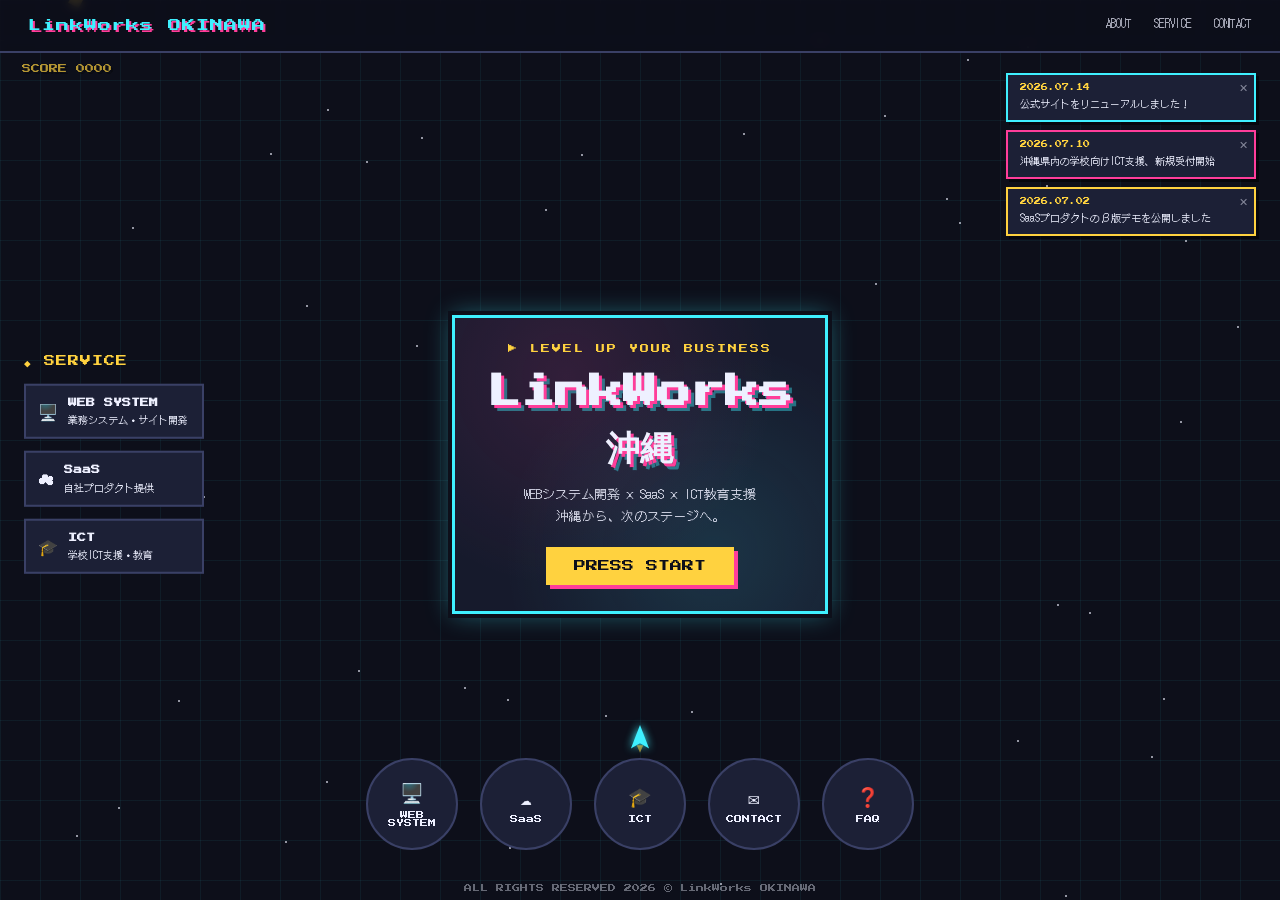
<file: indexfake.html>
<!DOCTYPE html>
<html lang="ja">
<head>
<meta charset="UTF-8">
<meta name="viewport" content="width=device-width, initial-scale=1.0">
<title>LinkWorks沖縄 - GAME START</title>
<link href="https://fonts.googleapis.com/css2?family=Press+Start+2P&family=DotGothic16&display=swap" rel="stylesheet">
<style>
  :root{
    --bg:#0d0f1a;
    --bg2:#161a2c;
    --cyan:#3ff0ff;
    --magenta:#ff3d9a;
    --amber:#ffd23f;
    --ink:#eef0ff;
    --panel:#1c2036;
    --border:#3a4066;
  }
  *{box-sizing:border-box;}
  html,body{
    height:100%;
    margin:0;
    background:var(--bg);
    color:var(--ink);
    font-family:'DotGothic16', sans-serif;
    overflow:hidden; /* 画面内に収める・スクロールさせない */
    overscroll-behavior:none;
  }
  /* ===== starfield / grid bg ===== */
  .bg-grid{
    position:fixed; inset:0; z-index:0;
    background-image:
      linear-gradient(rgba(63,240,255,0.06) 1px, transparent 1px),
      linear-gradient(90deg, rgba(63,240,255,0.06) 1px, transparent 1px);
    background-size:40px 40px;
    animation:gridMove 14s linear infinite;
    pointer-events:none;
  }
  @keyframes gridMove{ from{background-position:0 0;} to{background-position:40px 40px;} }
  .stars{position:fixed; inset:0; z-index:0; pointer-events:none;}
  .star{
    position:absolute; width:2px; height:2px; background:var(--ink); opacity:.6;
    animation:twinkle 3s ease-in-out infinite;
  }
  @keyframes twinkle{ 0%,100%{opacity:.2;} 50%{opacity:1;} }

  /* ===== BACKGROUND SPACE GAME ===== */
  .space-game{
    position:fixed; inset:0; z-index:0;
    pointer-events:none; /* サイトの操作は絶対に邪魔しない */
  }
  .game-hud{
    position:fixed; top:64px; left:22px; z-index:2;
    font-family:'Press Start 2P', monospace;
    font-size:9px; color:var(--amber); opacity:.7;
    pointer-events:none;
    text-shadow:2px 2px 0 rgba(0,0,0,.4);
  }

  .page{
    position:relative; z-index:1;
    height:100vh;
    height:100dvh; /* スマホのアドレスバー分の誤差を吸収 */
    display:flex;
    flex-direction:column;
  }

  header{
    flex:0 0 auto;
    position:relative; z-index:5;
    display:flex; align-items:center; justify-content:space-between;
    padding:14px 28px;
    border-bottom:2px solid var(--border);
    background:rgba(13,15,26,0.85);
    backdrop-filter:blur(4px);
  }
  .logo{
    font-family:'Press Start 2P', monospace;
    font-size:13px;
    color:var(--cyan);
    letter-spacing:1px;
    text-shadow:2px 2px 0 var(--magenta);
  }
  nav.top-links{display:flex; gap:22px; font-size:12px;}
  nav.top-links a{
    color:var(--ink); text-decoration:none; opacity:.75;
    border-bottom:2px solid transparent; padding-bottom:4px;
  }
  nav.top-links a:hover{opacity:1; border-color:var(--amber); color:var(--amber);}

  /* ===== STAGE (残り全部をここに収める) ===== */
  .stage{
    flex:1 1 auto;
    position:relative;
    display:flex;
    align-items:center;
    justify-content:center;
    min-height:0;
  }

  /* ===== LEFT SIDEBAR : SERVICE ===== */
  .sidebar{
    position:absolute;
    left:24px; top:50%; transform:translateY(-50%);
    z-index:4;
    width:180px;
    display:flex; flex-direction:column; gap:12px;
  }
  .sidebar-title{
    font-family:'Press Start 2P', monospace;
    font-size:11px; color:var(--amber);
    letter-spacing:1px; margin-bottom:2px;
  }
  .mini-card{
    background:var(--panel); border:2px solid var(--border);
    padding:10px 12px; display:flex; align-items:center; gap:10px;
    transition:.2s;
  }
  .mini-card .icon{font-size:16px; flex:0 0 auto;}
  .mini-card .txt{font-size:10px; line-height:1.5;}
  .mini-card .txt b{
    display:block; font-family:'Press Start 2P', monospace;
    font-size:9px; color:var(--ink); margin-bottom:3px;
  }
  .mini-card:hover{border-color:var(--cyan); transform:translateX(4px);}
  .mini-card:nth-child(3):hover{border-color:var(--magenta);}
  .mini-card:nth-child(4):hover{border-color:var(--amber);}

  /* ===== HERO (中央・コンパクト) ===== */
  .hero{
    position:relative; z-index:3;
    text-align:center;
  }
  .kv-frame{
    border:3px solid var(--cyan);
    box-shadow:0 0 0 4px var(--bg), 0 0 24px rgba(63,240,255,0.4);
    padding:26px 32px;
    background:radial-gradient(circle at 30% 20%, rgba(255,61,154,0.12), transparent 60%),
               radial-gradient(circle at 70% 80%, rgba(63,240,255,0.12), transparent 60%),
               var(--bg2);
    max-width:600px;
  }
  .eyebrow{
    font-family:'Press Start 2P', monospace;
    font-size:9px; color:var(--amber); letter-spacing:2px;
    margin-bottom:14px;
  }
  .eyebrow::before{content:"▶ ";}
  h1{
    font-family:'Press Start 2P', monospace;
    font-size:clamp(20px, 4vw, 34px);
    line-height:1.5;
    margin:0 0 14px;
    color:var(--ink);
    text-shadow:3px 3px 0 var(--magenta), 6px 6px 0 rgba(63,240,255,0.4);
  }
  .hero p{font-size:13px; line-height:1.7; opacity:.85; margin:0 0 20px;}
  .press-start{
    display:inline-block;
    font-family:'Press Start 2P', monospace;
    font-size:12px;
    color:var(--bg);
    background:var(--amber);
    padding:13px 28px;
    border:none;
    cursor:pointer;
    box-shadow:4px 4px 0 var(--magenta);
    animation:blink 1.6s steps(2) infinite;
    text-decoration:none;
  }
  @keyframes blink{ 50%{ box-shadow:4px 4px 0 var(--cyan); } }
  .press-start:hover{ transform:translate(-2px,-2px); box-shadow:6px 6px 0 var(--magenta); }

  /* ===== NEWS POPUP ===== */
  .news-stack{
    position:absolute; top:20px; right:24px; z-index:5;
    display:flex; flex-direction:column; gap:8px;
    width:250px;
  }
  .news-card{
    background:var(--panel);
    border:2px solid var(--cyan);
    padding:9px 12px;
    font-size:10px;
    position:relative;
    box-shadow:3px 3px 0 rgba(0,0,0,.5);
    animation:pop-in .4s ease-out backwards;
  }
  .news-card:nth-child(2){animation-delay:.15s; border-color:var(--magenta);}
  .news-card:nth-child(3){animation-delay:.3s; border-color:var(--amber);}
  @keyframes pop-in{ from{ opacity:0; transform:translateX(30px);} to{opacity:1; transform:translateX(0);} }
  .news-date{color:var(--amber); font-family:'Press Start 2P',monospace; font-size:7px; margin-bottom:5px; display:block;}
  .news-close{
    position:absolute; top:4px; right:6px; cursor:pointer; opacity:.5; font-size:11px; color:var(--ink);
  }
  .news-close:hover{opacity:1;}

  /* ===== FLOATING NAV ORBS (画面全体をドラッグ範囲にする) ===== */
  .orbit-nav{
    position:absolute; inset:0;
    z-index:6;
    display:flex; align-items:flex-end; justify-content:center;
    gap:22px;
    padding:0 20px 26px;
    pointer-events:none; /* 下の要素を邪魔しない。orb自体だけ操作可 */
  }
  .orb{
    pointer-events:auto;
    width:92px; height:92px;
    border-radius:50%;
    border:2px solid var(--border);
    background:var(--panel);
    display:flex; flex-direction:column; align-items:center; justify-content:center;
    font-family:'Press Start 2P', monospace;
    font-size:8px; text-align:center; gap:6px;
    color:var(--ink); text-decoration:none;
    animation:float 4s ease-in-out infinite;
    transition:box-shadow .2s, border-color .2s;
    cursor:grab;
    touch-action:none;
    user-select:none;
    -webkit-user-select:none;
    -webkit-user-drag:none;   /* ブラウザ標準のリンクドラッグを無効化 */
    -khtml-user-drag:none;
    -moz-user-drag:none;
    user-drag:none;
  }
  .orb:nth-child(2){animation-delay:.3s;}
  .orb:nth-child(3){animation-delay:.6s;}
  .orb:nth-child(4){animation-delay:.9s;}
  .orb:nth-child(5){animation-delay:1.2s;}
  @keyframes float{ 0%,100%{transform:translateY(0);} 50%{transform:translateY(-8px);} }
  .orb .icon{font-size:19px;}
  .orb:hover{
    border-color:var(--cyan);
    box-shadow:0 0 18px rgba(63,240,255,0.5);
  }
  .orb.m2:hover{border-color:var(--magenta); box-shadow:0 0 18px rgba(255,61,154,0.5);}
  .orb.m3:hover{border-color:var(--amber); box-shadow:0 0 18px rgba(255,210,63,0.5);}

  .orbit-nav.draggable-ready .orb{
    position:absolute;
  }
  .orb.dragging{
    cursor:grabbing;
    z-index:10;
    border-color:var(--amber) !important;
    box-shadow:0 0 22px rgba(255,210,63,0.6) !important;
    transition:none;
    animation-play-state:paused;
    transform:none !important;
  }

  footer{
    flex:0 0 auto;
    text-align:center; padding:8px;
    font-size:8px; opacity:.4;
    font-family:'Press Start 2P',monospace;
    position:relative; z-index:2;
  }

  @media (max-width:900px){
    .sidebar{ display:none; } /* 狭い画面ではサイドバーは隠す（優先度はhero/nav） */
    nav.top-links{display:none;}
  }

  /* ===== スマホ向け ===== */
  @media (max-width:700px){
    header{ padding:10px 14px; }
    .logo{ font-size:10px; }

    .stage{ padding:4px; }

    .kv-frame{
      max-width:92vw;
      padding:18px 16px;
      box-shadow:0 0 0 3px var(--bg), 0 0 16px rgba(63,240,255,0.4);
    }
    .eyebrow{ font-size:7px; margin-bottom:10px; }
    h1{ font-size:clamp(16px, 7vw, 26px); margin:0 0 10px; }
    .hero p{ font-size:10.5px; line-height:1.6; margin:0 0 14px; }
    .press-start{ font-size:10px; padding:10px 18px; }

    .news-stack{
      width:132px;
      top:8px; right:8px;
      gap:5px;
    }
    .news-card{ padding:6px 8px; font-size:8px; }
    .news-date{ font-size:6px; margin-bottom:3px; }
    .news-close{ font-size:9px; top:2px; right:4px; }

    .orbit-nav{ gap:10px; padding:0 8px 10px; }
    .orb{ width:62px; height:62px; font-size:6px; gap:3px; border-width:2px; }
    .orb .icon{ font-size:14px; }

    .game-hud{ top:52px; left:12px; font-size:7px; }

    footer{ font-size:6px; padding:5px; }
  }

  /* 画面が低い（横向き・小型端末）場合はさらに詰める */
  @media (max-height:480px){
    .kv-frame{ padding:12px 16px; }
    .eyebrow{ margin-bottom:6px; }
    h1{ margin:0 0 6px; }
    .hero p{ margin:0 0 8px; }
    .press-start{ padding:8px 16px; }
    .news-stack{ top:6px; }
    .orb{ width:50px; height:50px; }
    .orb .icon{ font-size:12px; }
  }
</style>
</head>
<body>

<div class="bg-grid"></div>
<div class="stars" id="stars"></div>
<canvas id="spaceGame" class="space-game"></canvas>
<div class="game-hud" id="gameHud">SCORE 0000</div>

<div class="page">
  <header>
    <div class="logo">LinkWorks OKINAWA</div>
    <nav class="top-links">
      <a href="#">ABOUT</a>
      <a href="#">SERVICE</a>
      <a href="#">CONTACT</a>
    </nav>
  </header>

  <div class="stage" id="stage">

    <aside class="sidebar">
      <div class="sidebar-title">◆ SERVICE</div>
      <div class="mini-card">
        <span class="icon">🖥️</span>
        <span class="txt"><b>WEB SYSTEM</b>業務システム・サイト開発</span>
      </div>
      <div class="mini-card">
        <span class="icon">☁️</span>
        <span class="txt"><b>SaaS</b>自社プロダクト提供</span>
      </div>
      <div class="mini-card">
        <span class="icon">🎓</span>
        <span class="txt"><b>ICT</b>学校ICT支援・教育</span>
      </div>
    </aside>

    <div class="news-stack" id="newsStack">
      <div class="news-card">
        <span class="news-close" onclick="this.parentElement.remove()">✕</span>
        <span class="news-date">2026.07.14</span>
        公式サイトをリニューアルしました！
      </div>
      <div class="news-card">
        <span class="news-close" onclick="this.parentElement.remove()">✕</span>
        <span class="news-date">2026.07.10</span>
        沖縄県内の学校向けICT支援、新規受付開始
      </div>
      <div class="news-card">
        <span class="news-close" onclick="this.parentElement.remove()">✕</span>
        <span class="news-date">2026.07.02</span>
        SaaSプロダクトのβ版デモを公開しました
      </div>
    </div>

    <div class="hero">
      <div class="kv-frame">
        <div class="eyebrow">LEVEL UP YOUR BUSINESS</div>
        <h1>LinkWorks<br>沖縄</h1>
        <p>WEBシステム開発 × SaaS × ICT教育支援<br>沖縄から、次のステージへ。</p>
        <a href="#" class="press-start">PRESS START</a>
      </div>
    </div>

    <div class="orbit-nav" id="orbitNav">
      <a class="orb" draggable="false" href="#web-system"><span class="icon">🖥️</span>WEB<br>SYSTEM</a>
      <a class="orb m2" draggable="false" href="#saas"><span class="icon">☁️</span>SaaS</a>
      <a class="orb m3" draggable="false" href="#ict"><span class="icon">🎓</span>ICT</a>
      <a class="orb" draggable="false" href="#contact"><span class="icon">✉️</span>CONTACT</a>
      <a class="orb m2" draggable="false" href="#faq"><span class="icon">❓</span>FAQ</a>
    </div>

  </div>

  <footer>
    ALL RIGHTS RESERVED 2026 © LinkWorks OKINAWA
  </footer>
</div>

<script>
  const starsEl = document.getElementById('stars');
  for(let i=0;i<50;i++){
    const s = document.createElement('div');
    s.className='star';
    s.style.left = Math.random()*100+'vw';
    s.style.top = Math.random()*100+'vh';
    s.style.animationDelay = (Math.random()*3)+'s';
    starsEl.appendChild(s);
  }

  // ===== draggable nav orbs : ドラッグ範囲は画面(stage)全体 =====
  const nav = document.getElementById('orbitNav');
  const orbs = Array.from(nav.querySelectorAll('.orb'));

  function activateDragMode(){
    const navRect = nav.getBoundingClientRect();
    orbs.forEach(orb => {
      const r = orb.getBoundingClientRect();
      orb.style.left = (r.left - navRect.left) + 'px';
      orb.style.top  = (r.top  - navRect.top)  + 'px';
    });
    nav.classList.add('draggable-ready');
  }
  window.addEventListener('load', () => setTimeout(activateDragMode, 50));

  orbs.forEach(orb => {
    orb.addEventListener('dragstart', (e) => e.preventDefault()); // 保険：ブラウザ標準ドラッグを完全に封じる
    let dragging = false;
    let moved = false;
    let startX, startY, startLeft, startTop;

    orb.addEventListener('pointerdown', (e) => {
      dragging = true;
      moved = false;
      orb.setPointerCapture(e.pointerId);
      orb.classList.add('dragging'); // 浮遊アニメを一時停止してtransformをリセット
      void orb.offsetWidth; // reflow

      const navRect = nav.getBoundingClientRect();
      const r = orb.getBoundingClientRect();
      startLeft = r.left - navRect.left;
      startTop  = r.top  - navRect.top;
      orb.style.left = startLeft + 'px';
      orb.style.top  = startTop  + 'px';

      startX = e.clientX;
      startY = e.clientY;
    });

    orb.addEventListener('pointermove', (e) => {
      if(!dragging) return;
      const dx = e.clientX - startX;
      const dy = e.clientY - startY;
      if(Math.abs(dx) > 3 || Math.abs(dy) > 3) moved = true;

      const navRect = nav.getBoundingClientRect();
      let newLeft = startLeft + dx;
      let newTop  = startTop  + dy;
      // stage(画面)全体の中に収める
      newLeft = Math.max(0, Math.min(newLeft, navRect.width  - orb.offsetWidth));
      newTop  = Math.max(0, Math.min(newTop,  navRect.height - orb.offsetHeight));
      orb.style.left = newLeft + 'px';
      orb.style.top  = newTop  + 'px';
    });

    function endDrag(e){
      if(!dragging) return;
      dragging = false;
      orb.classList.remove('dragging');
      if(moved) e.preventDefault();
    }
    orb.addEventListener('pointerup', endDrag);
    orb.addEventListener('pointercancel', endDrag);
    orb.addEventListener('click', (e) => { if(moved) e.preventDefault(); });
  });

  window.addEventListener('resize', () => {
    const navRect = nav.getBoundingClientRect();
    orbs.forEach(orb => {
      let left = parseFloat(orb.style.left || 0);
      let top  = parseFloat(orb.style.top  || 0);
      left = Math.max(0, Math.min(left, navRect.width  - orb.offsetWidth));
      top  = Math.max(0, Math.min(top,  navRect.height - orb.offsetHeight));
      orb.style.left = left + 'px';
      orb.style.top  = top + 'px';
    });
  });

  // ===== 背景スペースゲーム：カーソル/指で自機を動かして隕石をよける =====
  (function(){
    const canvas = document.getElementById('spaceGame');
    const ctx = canvas.getContext('2d');
    const hud = document.getElementById('gameHud');
    let W, H, DPR;

    function resizeCanvas(){
      DPR = Math.min(window.devicePixelRatio || 1, 2);
      W = window.innerWidth;
      H = window.innerHeight;
      canvas.width  = W * DPR;
      canvas.height = H * DPR;
      canvas.style.width  = W + 'px';
      canvas.style.height = H + 'px';
      ctx.setTransform(DPR, 0, 0, DPR, 0, 0);
    }
    resizeCanvas();
    window.addEventListener('resize', resizeCanvas);

    const ship = { x: 0, y: 0, tx: 0, ty: 0, size: 13 };
    function setInitialShipPos(){
      ship.x = ship.tx = W / 2;
      ship.y = ship.ty = H * 0.82;
    }
    setInitialShipPos();

    // カーソル/指の位置を自機の目標地点にする。UI操作は邪魔しない（canvasはpointer-events:none）
    window.addEventListener('pointermove', (e) => {
      ship.tx = e.clientX;
      ship.ty = e.clientY;
    });

    let asteroids = [];
    let spawnTimer = 0;
    let score = 0;
    let flash = 0;
    const colors = ['#3ff0ff', '#ff3d9a', '#ffd23f'];

    function spawnAsteroid(){
      const size = 8 + Math.random() * 16;
      asteroids.push({
        x: Math.random() * W,
        y: -size,
        size,
        speed: 40 + Math.random() * 55 + Math.min(score * 0.15, 60),
        rot: Math.random() * Math.PI,
        rotSpeed: (Math.random() - 0.5) * 2,
        color: colors[Math.floor(Math.random() * colors.length)]
      });
    }

    function drawShip(){
      ctx.save();
      ctx.translate(ship.x, ship.y);
      ctx.shadowColor = '#3ff0ff';
      ctx.shadowBlur = 8;
      ctx.fillStyle = '#3ff0ff';
      ctx.beginPath();
      ctx.moveTo(0, -ship.size);
      ctx.lineTo(ship.size * 0.7, ship.size * 0.8);
      ctx.lineTo(0, ship.size * 0.4);
      ctx.lineTo(-ship.size * 0.7, ship.size * 0.8);
      ctx.closePath();
      ctx.fill();

      ctx.shadowBlur = 0;
      ctx.fillStyle = '#ffd23f';
      ctx.globalAlpha = 0.5 + Math.random() * 0.4;
      ctx.beginPath();
      ctx.moveTo(-ship.size * 0.25, ship.size * 0.55);
      ctx.lineTo(0, ship.size * 0.55 + 5 + Math.random() * 7);
      ctx.lineTo(ship.size * 0.25, ship.size * 0.55);
      ctx.closePath();
      ctx.fill();
      ctx.restore();
    }

    function drawAsteroid(a){
      ctx.save();
      ctx.translate(a.x, a.y);
      ctx.rotate(a.rot);
      ctx.globalAlpha = 0.85;
      ctx.fillStyle = a.color;
      ctx.fillRect(-a.size / 2, -a.size / 2, a.size, a.size);
      ctx.restore();
    }

    let last = performance.now();
    function loop(now){
      const dt = Math.min((now - last) / 1000, 0.05);
      last = now;

      ctx.clearRect(0, 0, W, H);

      // 自機はイージングでなめらかに追従
      ship.x += (ship.tx - ship.x) * Math.min(dt * 7, 1);
      ship.y += (ship.ty - ship.y) * Math.min(dt * 7, 1);

      // 隕石スポーン（スコアが伸びるほど少し速くなる）
      spawnTimer += dt;
      const interval = Math.max(0.32, 1.05 - score * 0.0015);
      if(spawnTimer > interval){ spawnTimer = 0; spawnAsteroid(); }

      for(let i = asteroids.length - 1; i >= 0; i--){
        const a = asteroids[i];
        a.y += a.speed * dt;
        a.rot += a.rotSpeed * dt;

        if(a.y - a.size > H){
          asteroids.splice(i, 1);
          score++;
          continue;
        }
        const dx = a.x - ship.x, dy = a.y - ship.y;
        if(Math.hypot(dx, dy) < a.size / 2 + ship.size * 0.55){
          asteroids.splice(i, 1);
          flash = 0.25;
          continue;
        }
        drawAsteroid(a);
      }

      drawShip();

      if(flash > 0){
        flash -= dt;
        ctx.fillStyle = `rgba(255,61,154,${Math.max(flash, 0) * 1.1})`;
        ctx.fillRect(0, 0, W, H);
      }

      hud.textContent = 'SCORE ' + String(score).padStart(4, '0');
      requestAnimationFrame(loop);
    }
    requestAnimationFrame(loop);
  })();
</script>

</body>
</html>
</file>
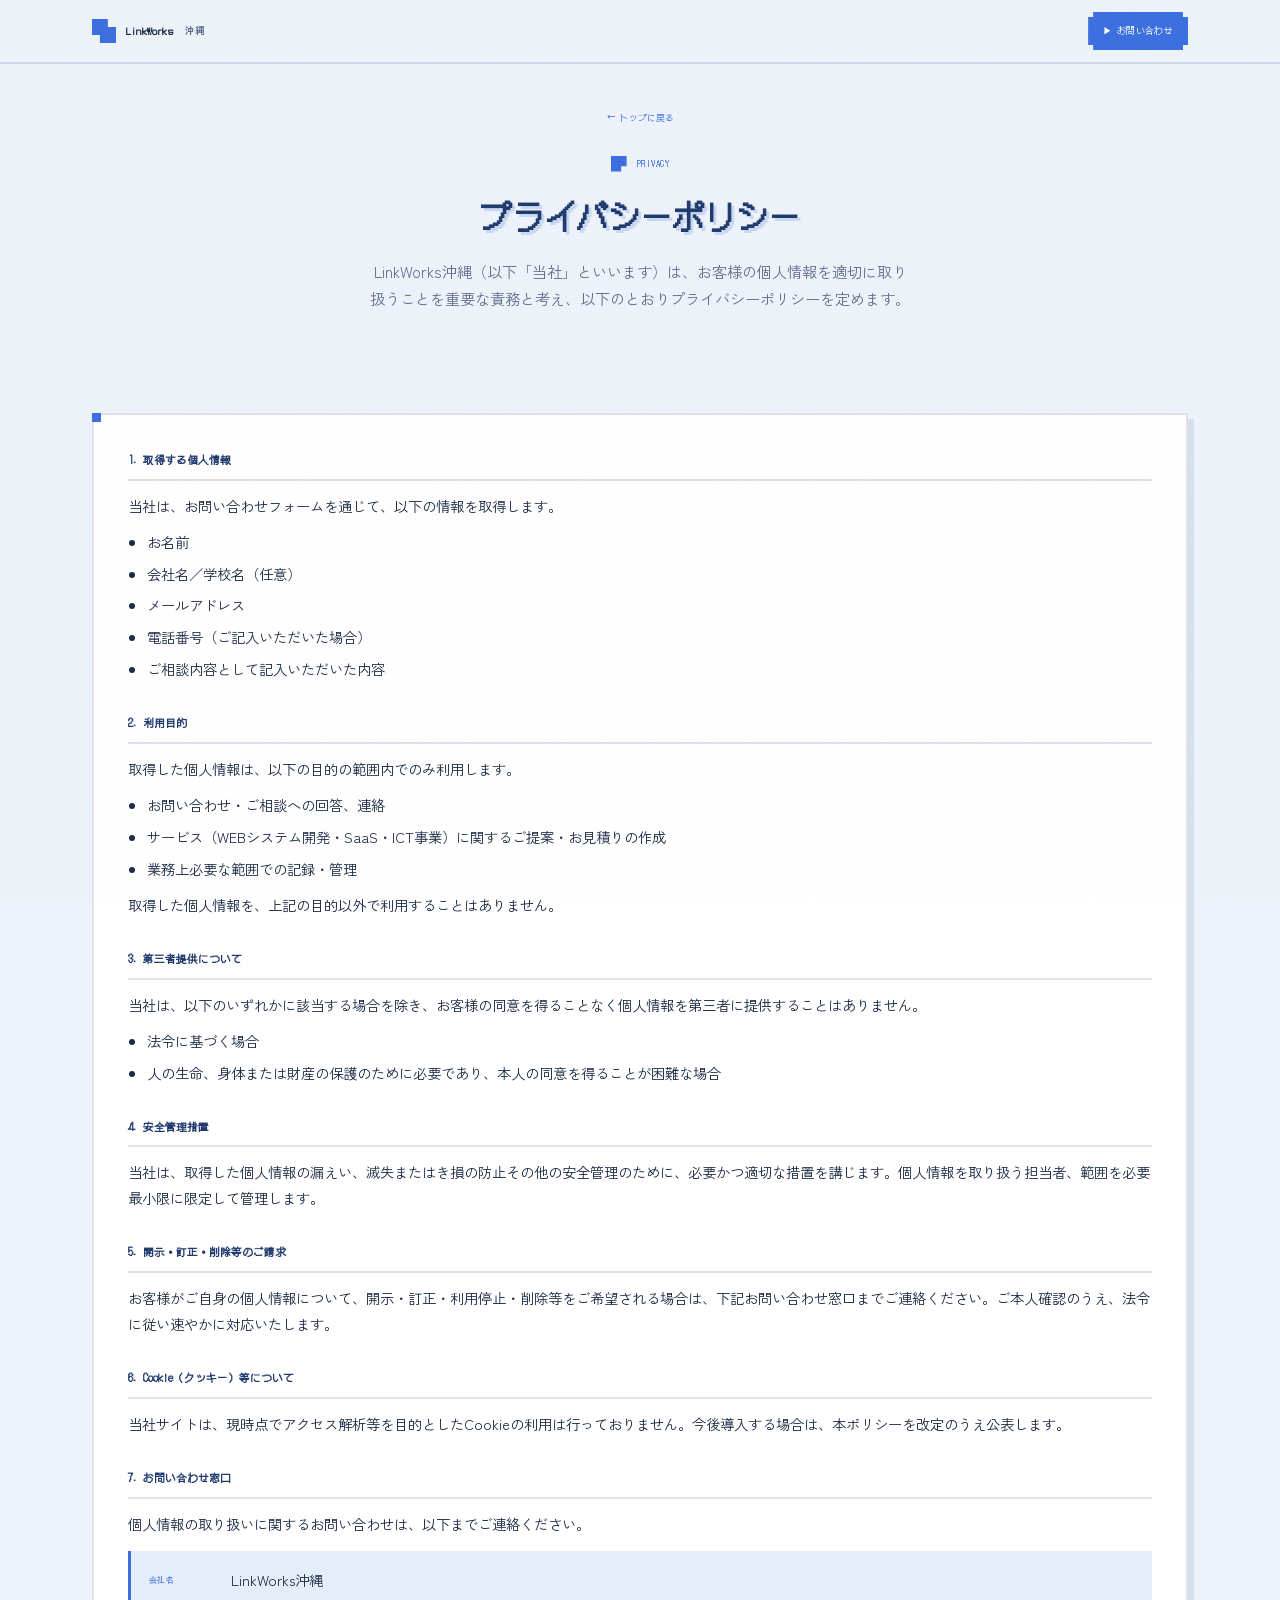
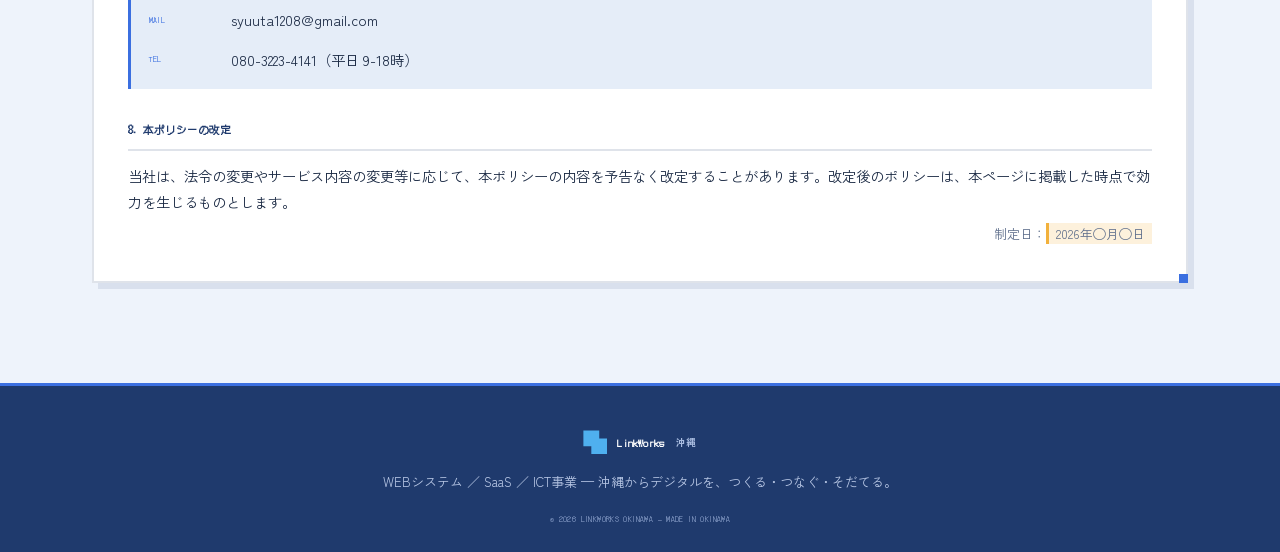
<file: privacy.html>
<!DOCTYPE html>
<html lang="ja">
<head>
<meta charset="UTF-8">
<meta name="viewport" content="width=device-width, initial-scale=1.0">
<title>プライバシーポリシー ｜ LinkWorks沖縄</title>
<meta name="description" content="LinkWorks沖縄の個人情報の取り扱いについて。">
<link rel="preconnect" href="https://fonts.googleapis.com">
<link rel="preconnect" href="https://fonts.gstatic.com" crossorigin>
<link href="https://fonts.googleapis.com/css2?family=DotGothic16&family=Press+Start+2P&family=Zen+Kaku+Gothic+New:wght@400;500;700;900&display=swap" rel="stylesheet">
<link rel="stylesheet" href="style.css">
</head>
<body>

<header id="hdr" class="on">
  <div class="wrap bar">
    <a href="index.html" class="logo"><span class="sq"></span><b>LinkWorks</b><small>沖縄</small></a>
    <a href="index.html#contact" class="top-cta pixel">▶ お問い合わせ</a>
  </div>
</header>

<section class="blk pf-hero">
  <div class="wrap">
    <a href="index.html" class="pf-back">← トップに戻る</a>
    <div class="kkick" style="justify-content:center">PRIVACY</div>
    <h1>プライバシーポリシー</h1>
    <p>LinkWorks沖縄（以下「当社」といいます）は、お客様の個人情報を適切に取り扱うことを重要な責務と考え、以下のとおりプライバシーポリシーを定めます。</p>
  </div>
</section>

<section class="blk" style="padding-top:0">
  <div class="wrap">
    <div class="panel legal-panel">

      <div class="legal-item">
        <h2>1. 取得する個人情報</h2>
        <p>当社は、お問い合わせフォームを通じて、以下の情報を取得します。</p>
        <ul>
          <li>お名前</li>
          <li>会社名／学校名（任意）</li>
          <li>メールアドレス</li>
          <li>電話番号（ご記入いただいた場合）</li>
          <li>ご相談内容として記入いただいた内容</li>
        </ul>
      </div>

      <div class="legal-item">
        <h2>2. 利用目的</h2>
        <p>取得した個人情報は、以下の目的の範囲内でのみ利用します。</p>
        <ul>
          <li>お問い合わせ・ご相談への回答、連絡</li>
          <li>サービス（WEBシステム開発・SaaS・ICT事業）に関するご提案・お見積りの作成</li>
          <li>業務上必要な範囲での記録・管理</li>
        </ul>
        <p>取得した個人情報を、上記の目的以外で利用することはありません。</p>
      </div>

      <div class="legal-item">
        <h2>3. 第三者提供について</h2>
        <p>当社は、以下のいずれかに該当する場合を除き、お客様の同意を得ることなく個人情報を第三者に提供することはありません。</p>
        <ul>
          <li>法令に基づく場合</li>
          <li>人の生命、身体または財産の保護のために必要であり、本人の同意を得ることが困難な場合</li>
        </ul>
      </div>

      <div class="legal-item">
        <h2>4. 安全管理措置</h2>
        <p>当社は、取得した個人情報の漏えい、滅失またはき損の防止その他の安全管理のために、必要かつ適切な措置を講じます。個人情報を取り扱う担当者、範囲を必要最小限に限定して管理します。</p>
      </div>

      <div class="legal-item">
        <h2>5. 開示・訂正・削除等のご請求</h2>
        <p>お客様がご自身の個人情報について、開示・訂正・利用停止・削除等をご希望される場合は、下記お問い合わせ窓口までご連絡ください。ご本人確認のうえ、法令に従い速やかに対応いたします。</p>
      </div>

      <div class="legal-item">
        <h2>6. Cookie（クッキー）等について</h2>
        <p>当社サイトは、現時点でアクセス解析等を目的としたCookieの利用は行っておりません。今後導入する場合は、本ポリシーを改定のうえ公表します。</p>
      </div>

      <div class="legal-item">
        <h2>7. お問い合わせ窓口</h2>
        <p>個人情報の取り扱いに関するお問い合わせは、以下までご連絡ください。</p>
        <div class="legal-contact">
          <div class="cline"><span class="k">会社名</span><span>LinkWorks沖縄</span></div>
          <div class="cline"><span class="k">MAIL</span><span>syuuta1208@gmail.com</span></div>
          <div class="cline"><span class="k">TEL</span><span>080-3223-4141（平日 9-18時）</span></div>
        </div>
      </div>

      <div class="legal-item">
        <h2>8. 本ポリシーの改定</h2>
        <p>当社は、法令の変更やサービス内容の変更等に応じて、本ポリシーの内容を予告なく改定することがあります。改定後のポリシーは、本ページに掲載した時点で効力を生じるものとします。</p>
      </div>

      <p class="legal-date">制定日：<span class="ph">2026年◯月◯日</span></p>

    </div>
  </div>
</section>

<footer>
  <div class="wrap">
    <a href="index.html" class="logo"><span class="sq"></span><b>LinkWorks</b><small>沖縄</small></a>
    <p>WEBシステム ／ SaaS ／ ICT事業 — 沖縄からデジタルを、つくる・つなぐ・そだてる。</p>
    <div class="cr">© 2026 LINKWORKS OKINAWA — MADE IN OKINAWA</div>
  </div>
</footer>

</body>
</html>
</file>
<file: style.css>
:root{
  --bg:#eef3fb;--bg2:#e5edf8;--panel:#ffffff;
  --ink:#16233f;--navy:#1f3a6d;
  --blue:#3b6fe0;--sky:#4fb0ef;--teal:#1eb5ac;--amber:#f2b13c;--coral:#ff7d6b;--violet:#8f86e0;
  --text:#1b2a44;--soft:#5f6f8c;--line:rgba(31,58,109,.14);
  --sh:rgba(22,35,63,.22);
  --px:"DotGothic16",monospace;--en:"Press Start 2P",monospace;--jp:"Zen Kaku Gothic New",sans-serif;
  --cut:5px;
}
*{margin:0;padding:0;box-sizing:border-box;-webkit-tap-highlight-color:transparent}
html{scroll-behavior:smooth}
body{font-family:var(--jp);background:var(--bg);color:var(--text);line-height:1.8;overflow-x:hidden}
body::after{content:"";position:fixed;inset:0;pointer-events:none;z-index:9997;opacity:.03;
  background-image:url("data:image/svg+xml,%3Csvg xmlns='http://www.w3.org/2000/svg' width='140' height='140'%3E%3Cfilter id='n'%3E%3CfeTurbulence type='fractalNoise' baseFrequency='0.85' numOctaves='2'/%3E%3C/filter%3E%3Crect width='100%25' height='100%25' filter='url(%23n)'/%3E%3C/svg%3E")}
.wrap{max-width:1140px;margin:0 auto;padding:0 22px}
.en{font-family:var(--en)}.px{font-family:var(--px)}

.pixel{
  clip-path:polygon(0 var(--cut),var(--cut) var(--cut),var(--cut) 0,calc(100% - var(--cut)) 0,calc(100% - var(--cut)) var(--cut),100% var(--cut),100% calc(100% - var(--cut)),calc(100% - var(--cut)) calc(100% - var(--cut)),calc(100% - var(--cut)) 100%,var(--cut) 100%,var(--cut) calc(100% - var(--cut)),0 calc(100% - var(--cut)));
}

/* ===== TOP BAR ===== */
header{position:fixed;top:0;left:0;right:0;z-index:200;padding:12px 0;transition:.3s}
header.on{background:rgba(238,243,251,.9);backdrop-filter:blur(10px);box-shadow:0 2px 0 var(--line)}
.bar{display:flex;align-items:center;justify-content:space-between}
.logo{display:flex;align-items:center;gap:10px;font-family:var(--px);font-size:.62rem;color:var(--blue);letter-spacing:.02em;text-decoration:none}
.logo .sq{width:24px;height:24px;background:var(--blue);clip-path:polygon(0 0,66% 0,66% 33%,100% 33%,100% 100%,33% 100%,33% 66%,0 66%);flex:none}
.logo b{color:var(--ink);font-size:.62rem}
.logo small{font-family:var(--jp);color:var(--soft);font-size:.6rem;font-weight:700;margin-left:2px}
.top-cta{font-family:var(--px);font-size:.56rem;color:#fff;background:var(--blue);padding:11px 15px;cursor:pointer;text-decoration:none;
  filter:drop-shadow(3px 3px 0 var(--sh));transition:.12s;letter-spacing:.04em;border:none}
.top-cta:active{transform:translate(2px,2px);filter:drop-shadow(1px 1px 0 var(--sh))}

/* ===== STAGE ===== */
.stage{position:relative;min-height:100vh;overflow:hidden;
  background:radial-gradient(120% 85% at 50% -5%,#dbe8fb 0%,#eef3fb 55%,#f4f7fc 100%)}
.stage .grid{position:absolute;inset:0;opacity:.6;
  background-image:linear-gradient(var(--line) 1px,transparent 1px),linear-gradient(90deg,var(--line) 1px,transparent 1px);
  background-size:40px 40px;
  -webkit-mask-image:radial-gradient(120% 90% at 50% 30%,#000 25%,transparent 82%);
  mask-image:radial-gradient(120% 90% at 50% 30%,#000 25%,transparent 82%)}
.glow{position:absolute;border-radius:50%;filter:blur(80px);opacity:.4;pointer-events:none}
.glow.g1{width:460px;height:460px;background:radial-gradient(circle,var(--sky),transparent 70%);top:-150px;left:8%}
.glow.g2{width:380px;height:380px;background:radial-gradient(circle,var(--amber),transparent 70%);bottom:-120px;right:6%;opacity:.28}
.glow.g3{width:340px;height:340px;background:radial-gradient(circle,var(--teal),transparent 70%);top:40%;left:60%;opacity:.22}

.stage-inner{position:relative;z-index:5;height:100vh;display:flex;flex-direction:column;justify-content:center;align-items:center;text-align:center;padding:80px 22px 40px;pointer-events:none}
.badge{font-family:var(--px);font-size:.54rem;color:var(--blue);border:2px solid var(--blue);padding:8px 12px;letter-spacing:.06em;margin-bottom:26px;background:rgba(59,111,224,.08)}
.htitle{font-family:var(--px);font-size:clamp(1.3rem,4.6vw,2.9rem);line-height:1.5;color:var(--navy);text-shadow:4px 4px 0 #c3d6f4,7px 7px 0 rgba(31,58,109,.12)}
.hlmark{position:relative;display:inline-block;white-space:nowrap;isolation:isolate;margin:0 5px}
.hlmark::before{content:"";position:absolute;inset:2px -4px;z-index:-1;border-radius:2px}
.hlmark.m-teal::before{background:rgba(30,181,172,.4);transform:rotate(-1deg)}
.hlmark.m-amber::before{background:rgba(242,177,60,.55);transform:rotate(1deg)}
.hlmark.m-coral::before{background:rgba(255,125,107,.4);transform:rotate(-1deg)}
.hsub{font-family:var(--jp);font-weight:700;margin-top:22px;color:var(--soft);font-size:.95rem;max-width:34em}
.hint{margin-top:20px;font-family:var(--px);font-size:.5rem;color:var(--coral);letter-spacing:.05em;animation:blink 1.4s steps(1) infinite}
@keyframes blink{50%{opacity:.4}}

/* draggable nav */
.gbtn{position:absolute;z-index:20;font-family:var(--px);font-size:.6rem;color:#fff;
  padding:15px 16px;cursor:grab;user-select:none;touch-action:none;letter-spacing:.03em;line-height:1.6;
  border:3px solid var(--ink);white-space:nowrap;transition:filter .1s,transform .1s;
  filter:drop-shadow(4px 4px 0 var(--sh));animation:wig 3s ease-in-out infinite}
.gbtn .jp{display:block;font-family:var(--jp);font-weight:900;font-size:.82rem;margin-top:6px;letter-spacing:0}
.gbtn:active{cursor:grabbing}
.gbtn.grabbed{filter:drop-shadow(8px 8px 0 var(--sh));transform:scale(1.05);animation:none;z-index:60}
@keyframes wig{0%,100%{transform:rotate(-1.2deg)}50%{transform:rotate(1.2deg)}}
.gbtn.c-blue{background:var(--blue)}
.gbtn.c-teal{background:var(--teal)}
.gbtn.c-amber{background:var(--amber);color:var(--ink)}
.gbtn.c-coral{background:var(--coral);color:var(--ink)}
.gbtn.c-violet{background:var(--violet)}
.gbtn.c-sky{background:var(--sky)}

.sprite{position:absolute;z-index:8;image-rendering:pixelated;opacity:.9;animation:bob 4s ease-in-out infinite;pointer-events:none}
@keyframes bob{0%,100%{transform:translateY(0)}50%{transform:translateY(-14px)}}

/* ===== SECTIONS ===== */
section.blk{padding:100px 0;position:relative}
.khead{margin-bottom:44px}
.kkick{font-family:var(--px);font-size:.56rem;color:var(--blue);letter-spacing:.06em;display:flex;align-items:center;gap:10px;margin-bottom:16px}
.kkick::before{content:"";width:16px;height:16px;background:var(--blue);clip-path:polygon(0 0,100% 0,100% 66%,66% 66%,66% 100%,0 100%)}
.khead h2{font-family:var(--px);font-size:clamp(1.1rem,3.2vw,1.7rem);color:var(--navy);line-height:1.6;text-shadow:3px 3px 0 #c9d9f2}
.khead p{color:var(--soft);margin-top:16px;font-size:.95rem;max-width:40em}

.panel{background:var(--panel);border:2px solid var(--line);position:relative;
  box-shadow:6px 6px 0 rgba(31,58,109,.1)}
.panel::before,.panel::after{content:"";position:absolute;width:9px;height:9px;background:var(--blue)}
.panel::before{top:-2px;left:-2px}.panel::after{bottom:-2px;right:-2px}

.profile{border-collapse:collapse;width:100%;font-size:.92rem}
.profile th,.profile td{border-bottom:1px dashed var(--line);padding:16px 18px;text-align:left;vertical-align:top}
.profile th{width:150px;color:var(--blue);font-family:var(--px);font-size:.56rem;letter-spacing:.03em;white-space:nowrap}
.profile td{color:var(--text)}
.profile tr:last-child th,.profile tr:last-child td{border-bottom:none}
.ph{color:var(--soft);font-style:normal;background:rgba(242,177,60,.18);padding:1px 7px;border-left:3px solid var(--amber)}

.pillars{display:grid;grid-template-columns:repeat(3,1fr);gap:20px}
.pill{padding:28px 24px;transition:.25s}
.pill:hover{transform:translate(-2px,-2px);box-shadow:9px 9px 0 rgba(31,58,109,.14)}
.pill .no{font-family:var(--en);font-size:.6rem;color:var(--soft)}
.pill .ic{width:62px;height:62px;margin:14px 0 16px;display:grid;place-items:center;image-rendering:pixelated}
.pill h3{font-family:var(--px);font-size:.78rem;line-height:1.6;margin-bottom:6px}
.pill .en-l{font-family:var(--en);font-size:.5rem;color:var(--blue);margin-bottom:14px}
.pill p{color:var(--soft);font-size:.9rem}
.pill.p1 h3{color:var(--blue)}.pill.p1::before,.pill.p1::after{background:var(--blue)}
.pill.p2 h3{color:#c98b12}.pill.p2::before,.pill.p2::after{background:var(--amber)}
.pill.p3 h3{color:var(--coral)}.pill.p3::before,.pill.p3::after{background:var(--coral)}

.saas-note{margin-top:22px;padding:22px 24px;background:linear-gradient(135deg,rgba(242,177,60,.14),transparent);border-left:4px solid var(--amber)}
.saas-note b{color:#c98b12;font-family:var(--px);font-size:.6rem;display:block;margin-bottom:8px}
.saas-note p{color:var(--text);font-size:.92rem}
.saas-note .eg{color:var(--soft);font-size:.85rem;margin-top:8px}

.ict-grid{display:grid;grid-template-columns:repeat(4,1fr);gap:16px;margin-top:26px}
.ict{padding:22px 18px;text-align:center;transition:.25s}
.ict:hover{transform:translateY(-4px);box-shadow:6px 6px 0 rgba(31,58,109,.12)}
.ict .em{font-size:1.7rem;display:block;margin-bottom:10px}
.ict h4{font-family:var(--px);font-size:.58rem;color:var(--teal);line-height:1.7;margin-bottom:8px}
.ict p{font-size:.82rem;color:var(--soft)}
.ict::before,.ict::after{background:var(--teal)}

/* ===== 実績・FAQへの導線カード（横並び） ===== */
.cta-grid{display:grid;grid-template-columns:1fr 1fr;gap:20px;margin-top:26px}
.portfolio-cta{
  display:flex;align-items:center;justify-content:space-between;gap:16px;
  padding:26px 24px;text-decoration:none;color:inherit;
  transition:.25s;cursor:pointer;
}
.portfolio-cta:hover{transform:translate(-2px,-2px);box-shadow:9px 9px 0 rgba(31,58,109,.16)}
.portfolio-cta .pc-kick{font-family:var(--px);font-size:.5rem;color:var(--blue);letter-spacing:.08em;margin-bottom:8px}
.portfolio-cta h3{font-family:var(--px);font-size:.74rem;color:var(--navy);margin-bottom:8px;line-height:1.6}
.portfolio-cta p{color:var(--soft);font-size:.86rem}
.portfolio-cta .pc-arrow{font-family:var(--en);font-size:1.3rem;color:var(--blue);flex:none;transition:.25s}
.portfolio-cta:hover .pc-arrow{transform:translateX(6px)}
@media(max-width:760px){
  .cta-grid{grid-template-columns:1fr}
}
@media(max-width:640px){
  .portfolio-cta{flex-direction:column;align-items:flex-start;gap:14px}
}

/* ===== 実績ページ（portfolio.html） ===== */
.pf-hero{padding:130px 0 50px;text-align:center}
.pf-hero .kkick{justify-content:center}
.pf-hero h1{font-family:var(--px);font-size:clamp(1.2rem,3.6vw,2rem);color:var(--navy);line-height:1.7;text-shadow:3px 3px 0 #c9d9f2}
.pf-hero p{color:var(--soft);margin-top:16px;max-width:36em;margin-left:auto;margin-right:auto;font-size:.95rem}

.pf-back{display:inline-flex;align-items:center;gap:8px;font-family:var(--px);font-size:.54rem;color:var(--blue);text-decoration:none;margin-bottom:30px}
.pf-back:hover{text-decoration:underline}

.pf-grid{display:grid;grid-template-columns:repeat(3,1fr);gap:22px}
.pf-card{cursor:pointer;overflow:hidden;transition:.25s}
.pf-card:hover{transform:translate(-2px,-2px);box-shadow:9px 9px 0 rgba(31,58,109,.16)}
.pf-thumb{
  aspect-ratio:4/3;display:flex;flex-direction:column;align-items:center;justify-content:center;gap:10px;
  background:repeating-linear-gradient(135deg,#eef3fb,#eef3fb 10px,#e2eaf7 10px,#e2eaf7 20px);
  border-bottom:2px dashed var(--line);color:var(--soft);
  position:relative;overflow:hidden;
}
.pf-thumb img{position:absolute;inset:0;width:100%;height:100%;object-fit:cover}
.pf-thumb svg{width:34px;height:34px;stroke:var(--blue);fill:none;stroke-width:1.6;opacity:.6}
.pf-thumb span{font-family:var(--px);font-size:.5rem;letter-spacing:.04em}
.pf-body{padding:18px 20px}
.pf-cat{display:inline-block;font-family:var(--px);font-size:.46rem;color:var(--blue);border:1.5px solid var(--blue);padding:4px 8px;letter-spacing:.03em;margin-bottom:10px}
.pf-body h4{font-size:.98rem;font-weight:700;color:var(--text);margin-bottom:6px}
.pf-body p{font-size:.82rem;color:var(--soft)}

/* ライトボックス（実績ページ） */
.pf-overlay{position:fixed;inset:0;background:rgba(22,35,63,.7);backdrop-filter:blur(4px);z-index:300;display:none;place-items:center;padding:26px}
.pf-overlay.show{display:grid}
.pf-overlay .pf-modal{background:#fff;max-width:560px;width:100%;padding:0;position:relative;box-shadow:10px 10px 0 rgba(0,0,0,.3)}
.pf-overlay .pf-modal-thumb{aspect-ratio:4/3;display:flex;flex-direction:column;align-items:center;justify-content:center;gap:12px;
  background:repeating-linear-gradient(135deg,#eef3fb,#eef3fb 10px,#e2eaf7 10px,#e2eaf7 20px);color:var(--soft);
  position:relative;overflow:hidden;
}
.pf-overlay .pf-modal-thumb img{position:absolute;inset:0;width:100%;height:100%;object-fit:cover}
.pf-overlay .pf-modal-thumb svg{width:48px;height:48px;stroke:var(--blue);fill:none;stroke-width:1.4;opacity:.6}
.pf-overlay .pf-modal-thumb span{font-family:var(--px);font-size:.56rem}
.pf-overlay .pf-modal-body{padding:20px 24px}
.pf-overlay .pf-modal-body h4{font-size:1.05rem;margin-bottom:8px}
.pf-overlay .pf-modal-body p{color:var(--soft);font-size:.88rem}
.pf-overlay .pf-close{position:absolute;top:10px;right:10px;width:34px;height:34px;background:var(--ink);color:#fff;border:none;cursor:pointer;font-family:var(--px);font-size:.6rem}

@media(max-width:900px){
  .pf-grid{grid-template-columns:1fr 1fr}
}

/* ===== FAQページ（faq.html）：比較カード ===== */
.cmp-grid{display:grid;grid-template-columns:repeat(2,1fr);gap:20px}
.cmp-card{padding:26px 24px;position:relative}
.cmp-card.reco{border-color:var(--blue)}
.cmp-badge{position:absolute;top:-11px;left:20px;background:var(--blue);color:#fff;font-family:var(--px);font-size:.46rem;padding:5px 10px;letter-spacing:.03em}
.cmp-head{display:flex;align-items:center;gap:9px;font-family:var(--px);font-size:.68rem;color:var(--navy);margin-bottom:16px;line-height:1.6}
.cmp-ic{font-style:normal;font-size:1.15rem}
.cmp-row{display:flex;justify-content:space-between;gap:12px;font-size:.84rem;padding:10px 0;border-top:1px dashed var(--line)}
.cmp-row:first-of-type{border-top:none}
.cmp-row span{color:var(--soft);flex:none;min-width:9em}
.cmp-row b{color:var(--text);font-weight:700;text-align:right}
.cmp-card.reco .cmp-row b{color:var(--blue)}
@media(max-width:760px){
  .cmp-grid{grid-template-columns:1fr}
  .cmp-row span{min-width:auto}
}

/* ===== FAQページ（faq.html）：アコーディオン ===== */
.faq-list{display:flex;flex-direction:column;gap:10px}
.faq-item{background:var(--panel);border:2px solid var(--line);position:relative}
.faq-item::before,.faq-item::after{content:"";position:absolute;width:9px;height:9px;background:var(--blue)}
.faq-item::before{top:-2px;left:-2px}.faq-item::after{bottom:-2px;right:-2px}
.faq-item summary{list-style:none;cursor:pointer;display:flex;align-items:center;justify-content:space-between;gap:16px;padding:18px 20px;font-size:.92rem;font-weight:700}
.faq-item summary::-webkit-details-marker{display:none}
.faq-item .faq-chev{font-style:normal;color:var(--blue);transition:.25s;flex:none}
.faq-item[open] .faq-chev{transform:rotate(180deg)}
.faq-item p{padding:0 20px 20px 20px;color:var(--soft);font-size:.86rem;margin:0}

.contact{background:radial-gradient(120% 85% at 50% 0%,#dbe8fb,#eef3fb 60%)}
.cbox{display:grid;grid-template-columns:.85fr 1.15fr;gap:40px;align-items:start}
.cinfo p{color:var(--soft);margin-bottom:20px;font-size:.92rem}
.cline{display:flex;gap:12px;align-items:center;margin-bottom:14px;font-size:.9rem}
.cline .k{font-family:var(--px);font-size:.5rem;color:var(--blue);width:70px;flex:none}
form.g{padding:28px}
.fld{margin-bottom:16px}
.fld label{display:block;font-family:var(--px);font-size:.52rem;color:var(--blue);margin-bottom:8px;letter-spacing:.03em}
.fld input,.fld select,.fld textarea{width:100%;font-family:var(--jp);font-size:.95rem;color:var(--text);
  background:#f6f9fe;border:2px solid var(--line);padding:12px 13px;transition:.2s}
.fld textarea{min-height:92px;resize:vertical}
.fld input:focus,.fld select:focus,.fld textarea:focus{outline:none;border-color:var(--blue);background:#fff;box-shadow:0 0 0 3px rgba(59,111,224,.14)}
.fld select{appearance:none;cursor:pointer}
.fld.err input,.fld.err select{border-color:var(--coral)}
.emsg{display:none;color:#e5533f;font-size:.72rem;margin-top:5px}
.fld.err .emsg{display:block}
.grow2{display:grid;grid-template-columns:1fr 1fr;gap:14px}
.submit{width:100%;font-family:var(--px);font-size:.66rem;color:#fff;background:var(--blue);border:3px solid var(--ink);
  padding:16px;cursor:pointer;letter-spacing:.04em;filter:drop-shadow(4px 4px 0 var(--sh));transition:.12s;margin-top:6px}
.submit:active{transform:translate(2px,2px);filter:drop-shadow(2px 2px 0 var(--sh))}
.done{display:none;text-align:center;padding:36px 20px}
.done.show{display:block}
.done .big{font-family:var(--px);font-size:1rem;color:var(--blue);text-shadow:3px 3px 0 #c9d9f2;margin-bottom:14px}
.done p{color:var(--soft);font-size:.9rem}
.done .em{font-size:2.4rem;display:block;margin-bottom:14px}

footer{background:var(--navy);border-top:3px solid var(--blue);padding:44px 0 26px;text-align:center;color:#c9d6ee}
footer .logo{justify-content:center;margin-bottom:16px}
footer .logo b,footer .logo{color:#fff}
footer .logo .sq{background:var(--sky)}
footer .logo small{color:#a9bce0}
footer p{color:#b7c6e4;font-size:.82rem}
footer .cr{font-family:var(--px);font-size:.48rem;color:#8ea3cd;margin-top:18px;letter-spacing:.05em}

[data-rv]{opacity:0;transform:translateY(24px);transition:.8s cubic-bezier(.16,.8,.3,1)}
[data-rv].in{opacity:1;transform:none}

@media(max-width:900px){
  .pillars{grid-template-columns:1fr}
  .ict-grid{grid-template-columns:1fr 1fr}
  .cbox{grid-template-columns:1fr;gap:28px}
}
@media(max-width:560px){
  .grow2{grid-template-columns:1fr}
  .gbtn{font-size:.52rem;padding:12px 12px}
  .gbtn .jp{font-size:.74rem}
  .profile th{width:110px;font-size:.5rem}
  section.blk{padding:72px 0}
  .pf-grid{grid-template-columns:1fr}
  .pf-hero{padding:100px 0 40px}
}

/* ===== 法的文書ページ（privacy.html） ===== */
.legal-panel{padding:36px 34px}
.legal-item{margin-bottom:32px}
.legal-item:last-of-type{margin-bottom:0}
.legal-item h2{font-family:var(--px);font-size:.66rem;color:var(--navy);line-height:1.7;margin-bottom:12px;padding-bottom:10px;border-bottom:2px solid var(--line)}
.legal-item p{font-size:.9rem;color:var(--text);margin-bottom:10px}
.legal-item p:last-child{margin-bottom:0}
.legal-item ul{margin:0 0 10px 0;padding-left:1.3em;font-size:.9rem;color:var(--text)}
.legal-item ul li{margin-bottom:6px}
.legal-contact{margin-top:14px;padding:16px 18px;background:var(--bg2);border-left:3px solid var(--blue)}
.legal-contact .cline:last-child{margin-bottom:0}
.legal-date{text-align:right;font-size:.8rem;color:var(--soft);margin-top:8px}

@media(max-width:560px){
  .legal-panel{padding:26px 22px}
}

/* ===== 技術スタック（ABOUT内） ===== */
.stack-grid{display:grid;grid-template-columns:repeat(4,1fr);gap:18px}
.stack-card{padding:22px 20px}
.stack-head{font-family:var(--px);font-size:.6rem;color:var(--navy);margin-bottom:14px;padding-bottom:10px;border-bottom:2px solid var(--line);line-height:1.6}
.stack-tags{display:flex;flex-wrap:wrap;gap:8px}
.stack-tags .tag{font-family:var(--px);font-size:.5rem;color:#fff;padding:8px 11px;letter-spacing:.02em;line-height:1.5;border-radius:3px;display:inline-block;box-shadow:2px 2px 0 rgba(31,58,109,.18)}

@media(max-width:900px){
  .stack-grid{grid-template-columns:1fr 1fr}
}
@media(max-width:560px){
  .stack-grid{grid-template-columns:1fr}
}
</file>
